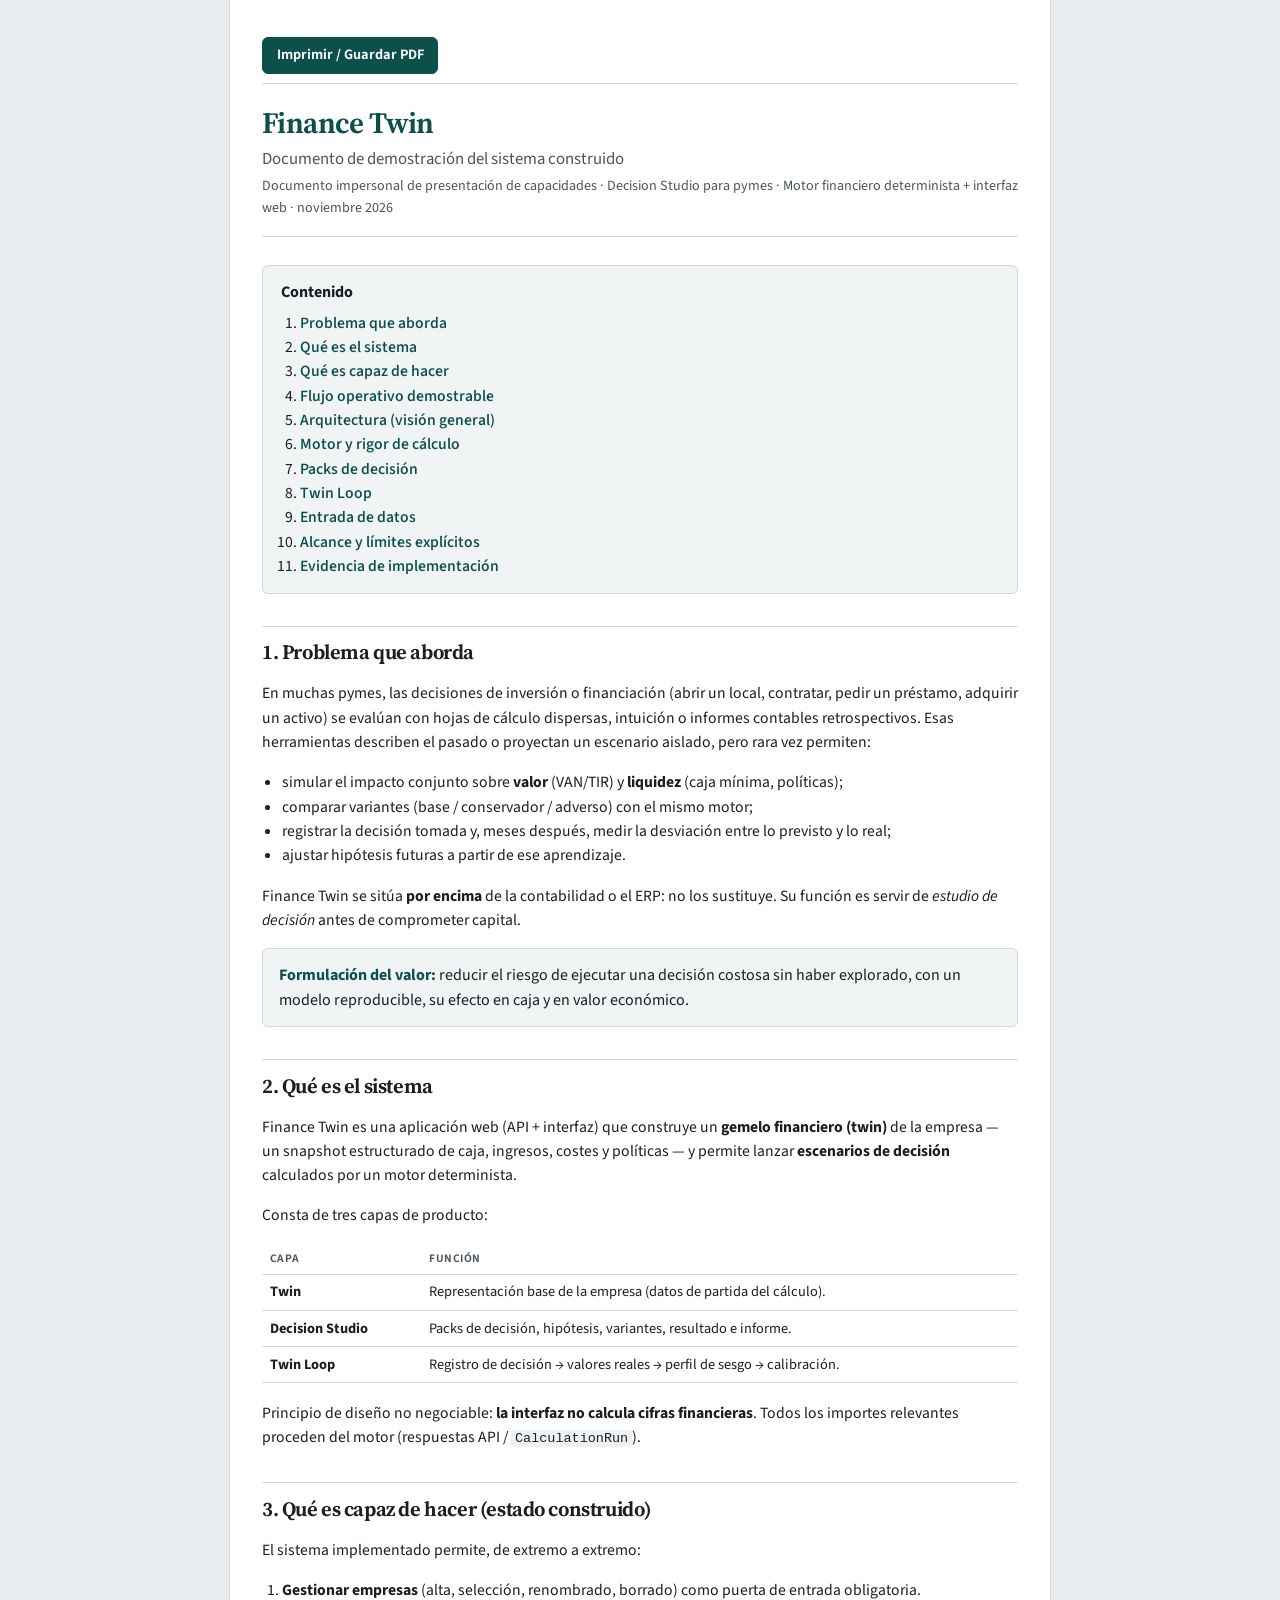
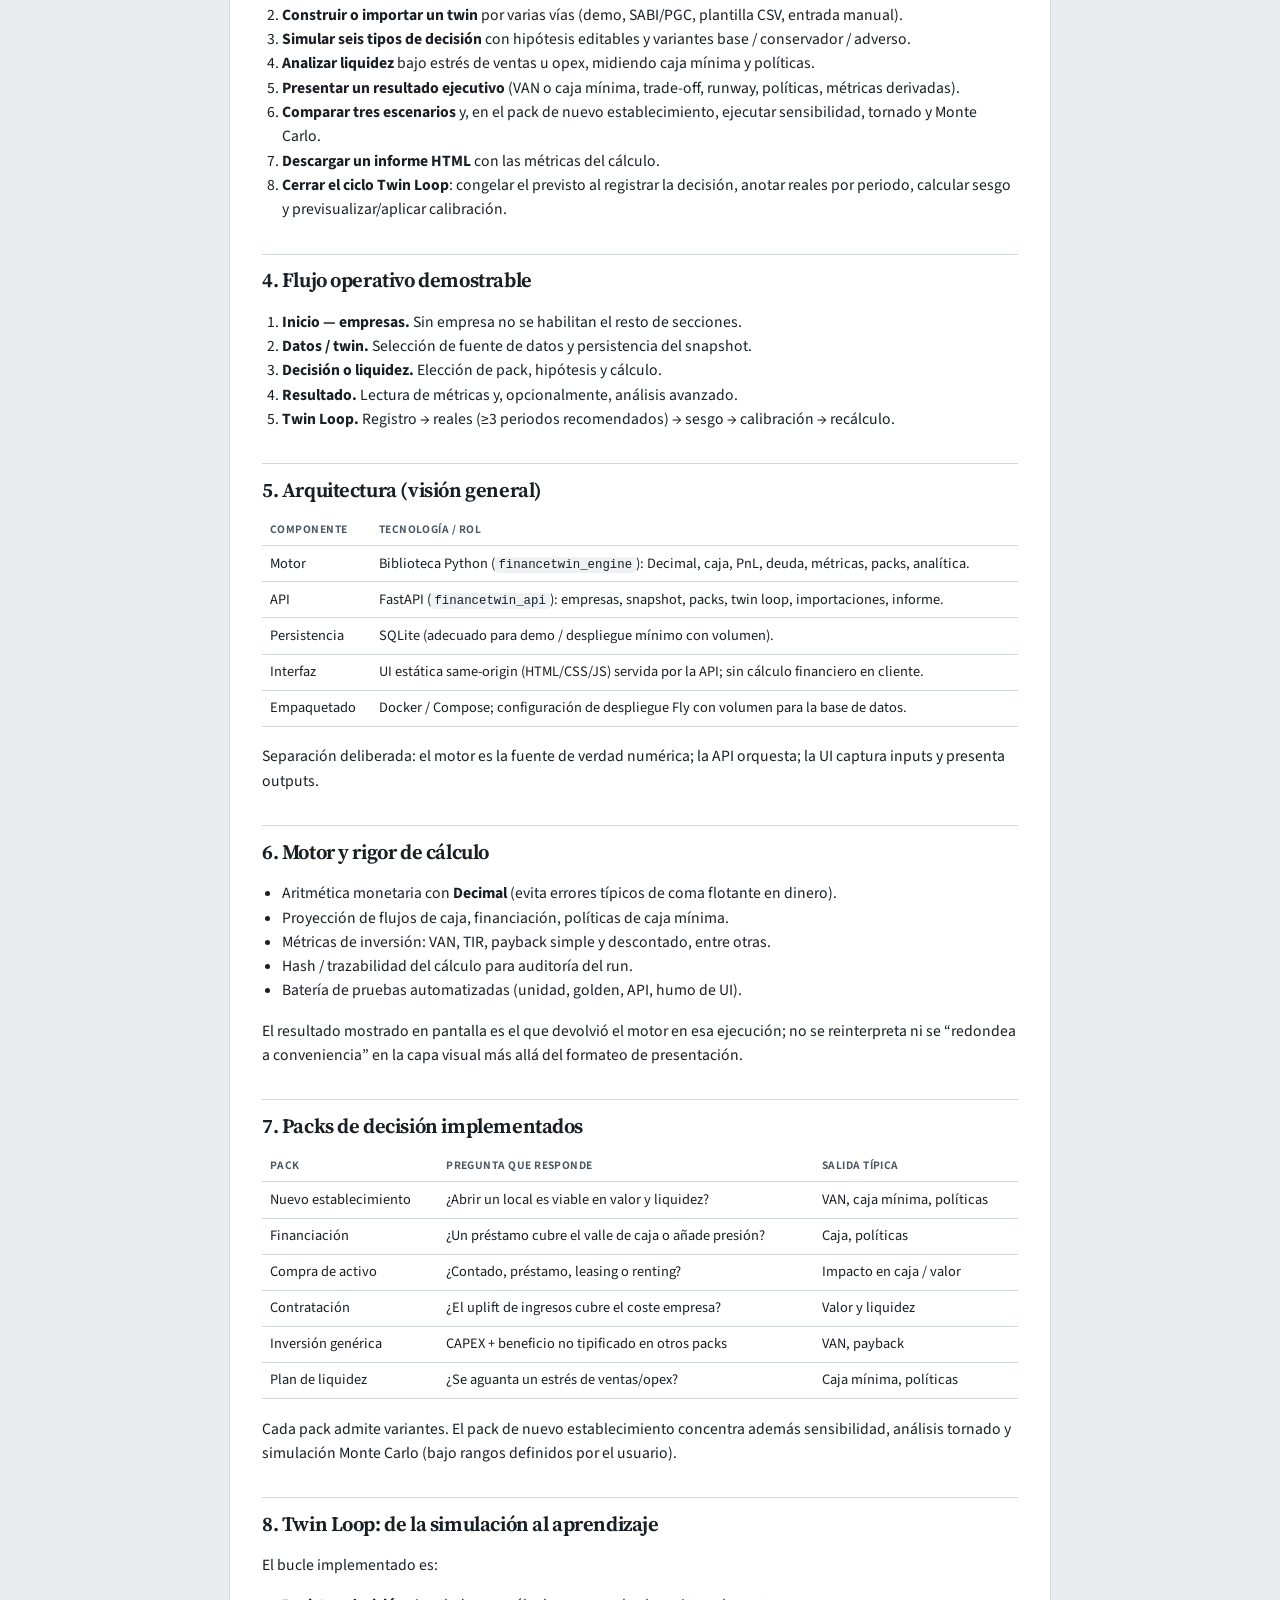
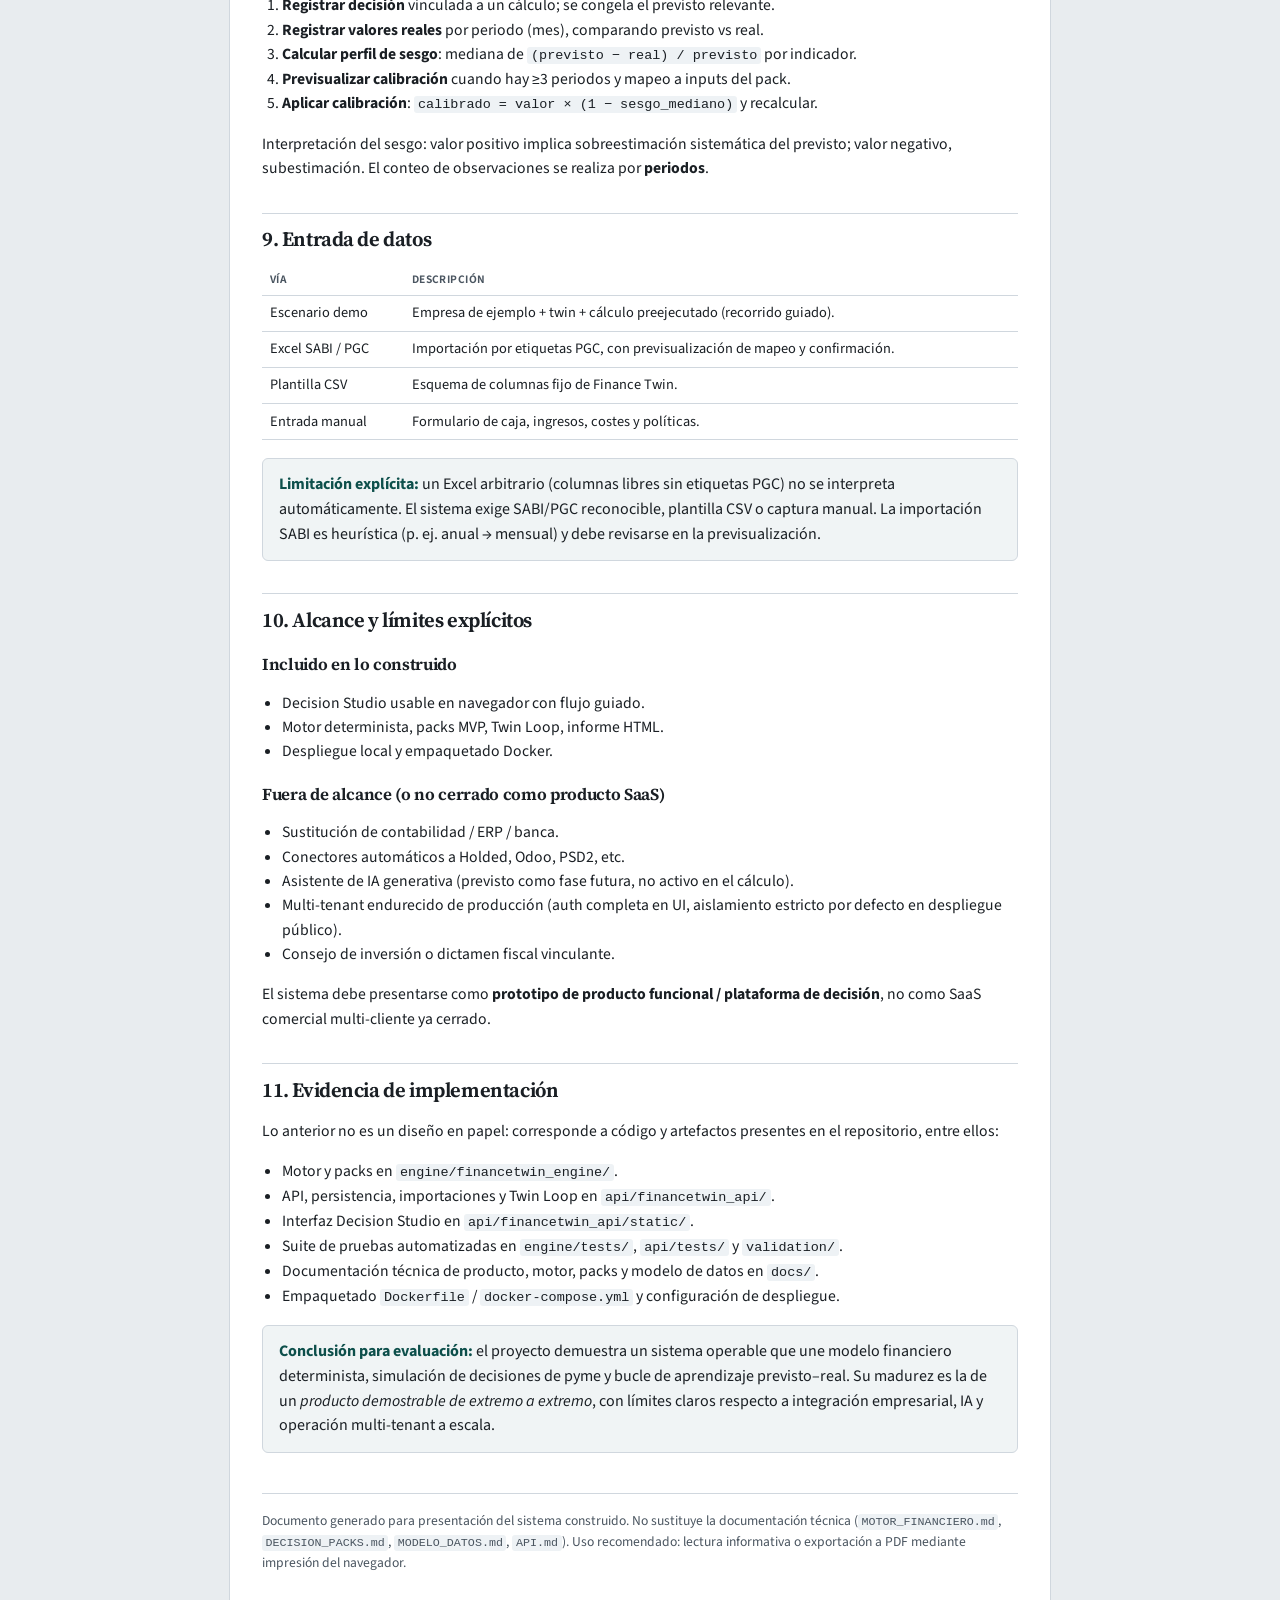
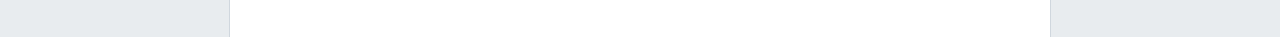
<file: docs/DOCUMENTO_DEMOSTRACION.html>
<!DOCTYPE html>
<html lang="es">
<head>
  <meta charset="utf-8" />
  <meta name="viewport" content="width=device-width, initial-scale=1" />
  <title>Finance Twin — Documento de demostración del sistema</title>
  <style>
    @import url("https://fonts.googleapis.com/css2?family=Source+Serif+4:opsz,wght@8..60,500;8..60,650&family=Source+Sans+3:wght@400;550;650&display=swap");
    :root {
      --fg: #1a1f24;
      --muted: #4a5560;
      --line: #d0d7de;
      --accent: #0d4f4b;
      --soft: #f0f4f5;
    }
    * { box-sizing: border-box; }
    body {
      margin: 0;
      font-family: "Source Sans 3", system-ui, sans-serif;
      color: var(--fg);
      line-height: 1.55;
      background: #e8ecef;
    }
    .wrap {
      max-width: 820px;
      margin: 0 auto;
      padding: 2.25rem 2rem 3.5rem;
      background: #fff;
      min-height: 100vh;
      box-shadow: 0 0 0 1px var(--line);
    }
    h1, h2, h3 {
      font-family: "Source Serif 4", Georgia, serif;
      font-weight: 650;
      letter-spacing: -0.02em;
      line-height: 1.25;
    }
    h1 { font-size: 1.85rem; margin: 0 0 0.35rem; color: var(--accent); }
    h2 {
      font-size: 1.28rem;
      margin: 2rem 0 0.65rem;
      padding-top: 0.85rem;
      border-top: 1px solid var(--line);
    }
    h3 { font-size: 1.05rem; margin: 1.25rem 0 0.4rem; }
    p, li { font-size: 0.98rem; }
    .subtitle { color: var(--muted); margin: 0 0 0.25rem; font-size: 1.05rem; }
    .meta {
      color: var(--muted);
      font-size: 0.88rem;
      margin: 0 0 1.75rem;
      padding-bottom: 1rem;
      border-bottom: 1px solid var(--line);
    }
    .toc {
      background: var(--soft);
      border: 1px solid var(--line);
      border-radius: 6px;
      padding: 0.9rem 1.1rem;
      margin: 0 0 1.5rem;
    }
    .toc ol { margin: 0.35rem 0 0; padding-left: 1.2rem; }
    .toc a { color: var(--accent); text-decoration: none; font-weight: 550; }
    .box {
      border: 1px solid var(--line);
      border-radius: 6px;
      padding: 0.85rem 1rem;
      margin: 1rem 0;
      background: var(--soft);
    }
    .box strong { color: var(--accent); }
    table {
      width: 100%;
      border-collapse: collapse;
      font-size: 0.9rem;
      margin: 0.7rem 0 1.1rem;
    }
    th, td {
      text-align: left;
      padding: 0.4rem 0.5rem;
      border-bottom: 1px solid var(--line);
      vertical-align: top;
    }
    th {
      color: var(--muted);
      font-size: 0.72rem;
      text-transform: uppercase;
      letter-spacing: 0.04em;
      font-weight: 650;
    }
    code {
      font-family: ui-monospace, Consolas, monospace;
      font-size: 0.86em;
      background: #eef2f5;
      padding: 0.08em 0.3em;
      border-radius: 3px;
    }
    ul, ol { padding-left: 1.25rem; }
    .print-bar {
      position: sticky;
      top: 0;
      z-index: 5;
      background: rgba(255,255,255,.94);
      border-bottom: 1px solid var(--line);
      padding: 0.55rem 0;
      margin: -0.5rem 0 1.25rem;
      display: flex;
      gap: 0.5rem;
      flex-wrap: wrap;
      align-items: center;
    }
    .print-bar button, .print-bar a {
      font: inherit;
      font-weight: 650;
      padding: 0.4rem 0.85rem;
      border-radius: 6px;
      border: 1px solid var(--line);
      background: #fff;
      color: var(--fg);
      cursor: pointer;
      text-decoration: none;
      font-size: 0.9rem;
    }
    .print-bar .primary {
      background: var(--accent);
      color: #fff;
      border-color: var(--accent);
    }
    .footer-note {
      margin-top: 2.5rem;
      padding-top: 1rem;
      border-top: 1px solid var(--line);
      color: var(--muted);
      font-size: 0.85rem;
    }
    @media print {
      body { background: #fff; }
      .wrap { box-shadow: none; max-width: none; padding: 0; }
      .print-bar { display: none !important; }
      h2 { break-after: avoid; }
      .box, table { break-inside: avoid; }
    }
  </style>
</head>
<body>
  <div class="wrap">
    <div class="print-bar">
      <button type="button" class="primary" onclick="window.print()">Imprimir / Guardar PDF</button>
    </div>

    <h1>Finance Twin</h1>
    <p class="subtitle">Documento de demostración del sistema construido</p>
    <p class="meta">
      Documento impersonal de presentación de capacidades · Decision Studio para pymes ·
      Motor financiero determinista + interfaz web · noviembre 2026
    </p>

    <nav class="toc" aria-label="Índice">
      <strong>Contenido</strong>
      <ol>
        <li><a href="#problema">Problema que aborda</a></li>
        <li><a href="#que-es">Qué es el sistema</a></li>
        <li><a href="#capaz">Qué es capaz de hacer</a></li>
        <li><a href="#flujo">Flujo operativo demostrable</a></li>
        <li><a href="#arquitectura">Arquitectura (visión general)</a></li>
        <li><a href="#motor">Motor y rigor de cálculo</a></li>
        <li><a href="#packs">Packs de decisión</a></li>
        <li><a href="#twin-loop">Twin Loop</a></li>
        <li><a href="#datos">Entrada de datos</a></li>
        <li><a href="#limites">Alcance y límites explícitos</a></li>
        <li><a href="#evidencia">Evidencia de implementación</a></li>
      </ol>
    </nav>

    <h2 id="problema">1. Problema que aborda</h2>
    <p>
      En muchas pymes, las decisiones de inversión o financiación (abrir un local, contratar,
      pedir un préstamo, adquirir un activo) se evalúan con hojas de cálculo dispersas,
      intuición o informes contables retrospectivos. Esas herramientas describen el pasado
      o proyectan un escenario aislado, pero rara vez permiten:
    </p>
    <ul>
      <li>simular el impacto conjunto sobre <strong>valor</strong> (VAN/TIR) y <strong>liquidez</strong> (caja mínima, políticas);</li>
      <li>comparar variantes (base / conservador / adverso) con el mismo motor;</li>
      <li>registrar la decisión tomada y, meses después, medir la desviación entre lo previsto y lo real;</li>
      <li>ajustar hipótesis futuras a partir de ese aprendizaje.</li>
    </ul>
    <p>
      Finance Twin se sitúa <strong>por encima</strong> de la contabilidad o el ERP: no los sustituye.
      Su función es servir de <em>estudio de decisión</em> antes de comprometer capital.
    </p>
    <div class="box">
      <strong>Formulación del valor:</strong> reducir el riesgo de ejecutar una decisión
      costosa sin haber explorado, con un modelo reproducible, su efecto en caja y en valor económico.
    </div>

    <h2 id="que-es">2. Qué es el sistema</h2>
    <p>
      Finance Twin es una aplicación web (API + interfaz) que construye un
      <strong>gemelo financiero (twin)</strong> de la empresa — un snapshot estructurado de caja,
      ingresos, costes y políticas — y permite lanzar <strong>escenarios de decisión</strong>
      calculados por un motor determinista.
    </p>
    <p>Consta de tres capas de producto:</p>
    <table>
      <thead><tr><th>Capa</th><th>Función</th></tr></thead>
      <tbody>
        <tr>
          <td><strong>Twin</strong></td>
          <td>Representación base de la empresa (datos de partida del cálculo).</td>
        </tr>
        <tr>
          <td><strong>Decision Studio</strong></td>
          <td>Packs de decisión, hipótesis, variantes, resultado e informe.</td>
        </tr>
        <tr>
          <td><strong>Twin Loop</strong></td>
          <td>Registro de decisión → valores reales → perfil de sesgo → calibración.</td>
        </tr>
      </tbody>
    </table>
    <p>
      Principio de diseño no negociable: <strong>la interfaz no calcula cifras financieras</strong>.
      Todos los importes relevantes proceden del motor (respuestas API / <code>CalculationRun</code>).
    </p>

    <h2 id="capaz">3. Qué es capaz de hacer (estado construido)</h2>
    <p>El sistema implementado permite, de extremo a extremo:</p>
    <ol>
      <li><strong>Gestionar empresas</strong> (alta, selección, renombrado, borrado) como puerta de entrada obligatoria.</li>
      <li><strong>Construir o importar un twin</strong> por varias vías (demo, SABI/PGC, plantilla CSV, entrada manual).</li>
      <li><strong>Simular seis tipos de decisión</strong> con hipótesis editables y variantes base / conservador / adverso.</li>
      <li><strong>Analizar liquidez</strong> bajo estrés de ventas u opex, midiendo caja mínima y políticas.</li>
      <li><strong>Presentar un resultado ejecutivo</strong> (VAN o caja mínima, trade-off, runway, políticas, métricas derivadas).</li>
      <li><strong>Comparar tres escenarios</strong> y, en el pack de nuevo establecimiento, ejecutar sensibilidad, tornado y Monte Carlo.</li>
      <li><strong>Descargar un informe HTML</strong> con las métricas del cálculo.</li>
      <li><strong>Cerrar el ciclo Twin Loop</strong>: congelar el previsto al registrar la decisión, anotar reales por periodo, calcular sesgo y previsualizar/aplicar calibración.</li>
    </ol>

    <h2 id="flujo">4. Flujo operativo demostrable</h2>
    <ol>
      <li><strong>Inicio — empresas.</strong> Sin empresa no se habilitan el resto de secciones.</li>
      <li><strong>Datos / twin.</strong> Selección de fuente de datos y persistencia del snapshot.</li>
      <li><strong>Decisión o liquidez.</strong> Elección de pack, hipótesis y cálculo.</li>
      <li><strong>Resultado.</strong> Lectura de métricas y, opcionalmente, análisis avanzado.</li>
      <li><strong>Twin Loop.</strong> Registro → reales (≥3 periodos recomendados) → sesgo → calibración → recálculo.</li>
    </ol>
    <h2 id="arquitectura">5. Arquitectura (visión general)</h2>
    <table>
      <thead><tr><th>Componente</th><th>Tecnología / rol</th></tr></thead>
      <tbody>
        <tr><td>Motor</td><td>Biblioteca Python (<code>financetwin_engine</code>): Decimal, caja, PnL, deuda, métricas, packs, analítica.</td></tr>
        <tr><td>API</td><td>FastAPI (<code>financetwin_api</code>): empresas, snapshot, packs, twin loop, importaciones, informe.</td></tr>
        <tr><td>Persistencia</td><td>SQLite (adecuado para demo / despliegue mínimo con volumen).</td></tr>
        <tr><td>Interfaz</td><td>UI estática same-origin (HTML/CSS/JS) servida por la API; sin cálculo financiero en cliente.</td></tr>
        <tr><td>Empaquetado</td><td>Docker / Compose; configuración de despliegue Fly con volumen para la base de datos.</td></tr>
      </tbody>
    </table>
    <p>
      Separación deliberada: el motor es la fuente de verdad numérica; la API orquesta;
      la UI captura inputs y presenta outputs.
    </p>

    <h2 id="motor">6. Motor y rigor de cálculo</h2>
    <ul>
      <li>Aritmética monetaria con <strong>Decimal</strong> (evita errores típicos de coma flotante en dinero).</li>
      <li>Proyección de flujos de caja, financiación, políticas de caja mínima.</li>
      <li>Métricas de inversión: VAN, TIR, payback simple y descontado, entre otras.</li>
      <li>Hash / trazabilidad del cálculo para auditoría del run.</li>
      <li>Batería de pruebas automatizadas (unidad, golden, API, humo de UI).</li>
    </ul>
    <p>
      El resultado mostrado en pantalla es el que devolvió el motor en esa ejecución;
      no se reinterpreta ni se “redondea a conveniencia” en la capa visual más allá del formateo de presentación.
    </p>

    <h2 id="packs">7. Packs de decisión implementados</h2>
    <table>
      <thead><tr><th>Pack</th><th>Pregunta que responde</th><th>Salida típica</th></tr></thead>
      <tbody>
        <tr><td>Nuevo establecimiento</td><td>¿Abrir un local es viable en valor y liquidez?</td><td>VAN, caja mínima, políticas</td></tr>
        <tr><td>Financiación</td><td>¿Un préstamo cubre el valle de caja o añade presión?</td><td>Caja, políticas</td></tr>
        <tr><td>Compra de activo</td><td>¿Contado, préstamo, leasing o renting?</td><td>Impacto en caja / valor</td></tr>
        <tr><td>Contratación</td><td>¿El uplift de ingresos cubre el coste empresa?</td><td>Valor y liquidez</td></tr>
        <tr><td>Inversión genérica</td><td>CAPEX + beneficio no tipificado en otros packs</td><td>VAN, payback</td></tr>
        <tr><td>Plan de liquidez</td><td>¿Se aguanta un estrés de ventas/opex?</td><td>Caja mínima, políticas</td></tr>
      </tbody>
    </table>
    <p>
      Cada pack admite variantes. El pack de nuevo establecimiento concentra además
      sensibilidad, análisis tornado y simulación Monte Carlo (bajo rangos definidos por el usuario).
    </p>

    <h2 id="twin-loop">8. Twin Loop: de la simulación al aprendizaje</h2>
    <p>El bucle implementado es:</p>
    <ol>
      <li><strong>Registrar decisión</strong> vinculada a un cálculo; se congela el previsto relevante.</li>
      <li><strong>Registrar valores reales</strong> por periodo (mes), comparando previsto vs real.</li>
      <li><strong>Calcular perfil de sesgo</strong>: mediana de <code>(previsto − real) / previsto</code> por indicador.</li>
      <li><strong>Previsualizar calibración</strong> cuando hay ≥3 periodos y mapeo a inputs del pack.</li>
      <li><strong>Aplicar calibración</strong>: <code>calibrado = valor × (1 − sesgo_mediano)</code> y recalcular.</li>
    </ol>
    <p>
      Interpretación del sesgo: valor positivo implica sobreestimación sistemática del previsto;
      valor negativo, subestimación. El conteo de observaciones se realiza por <strong>periodos</strong>.
    </p>

    <h2 id="datos">9. Entrada de datos</h2>
    <table>
      <thead><tr><th>Vía</th><th>Descripción</th></tr></thead>
      <tbody>
        <tr><td>Escenario demo</td><td>Empresa de ejemplo + twin + cálculo preejecutado (recorrido guiado).</td></tr>
        <tr><td>Excel SABI / PGC</td><td>Importación por etiquetas PGC, con previsualización de mapeo y confirmación.</td></tr>
        <tr><td>Plantilla CSV</td><td>Esquema de columnas fijo de Finance Twin.</td></tr>
        <tr><td>Entrada manual</td><td>Formulario de caja, ingresos, costes y políticas.</td></tr>
      </tbody>
    </table>
    <div class="box">
      <strong>Limitación explícita:</strong> un Excel arbitrario (columnas libres sin etiquetas PGC)
      no se interpreta automáticamente. El sistema exige SABI/PGC reconocible, plantilla CSV o captura manual.
      La importación SABI es heurística (p. ej. anual → mensual) y debe revisarse en la previsualización.
    </div>

    <h2 id="limites">10. Alcance y límites explícitos</h2>
    <h3>Incluido en lo construido</h3>
    <ul>
      <li>Decision Studio usable en navegador con flujo guiado.</li>
      <li>Motor determinista, packs MVP, Twin Loop, informe HTML.</li>
      <li>Despliegue local y empaquetado Docker.</li>
    </ul>
    <h3>Fuera de alcance (o no cerrado como producto SaaS)</h3>
    <ul>
      <li>Sustitución de contabilidad / ERP / banca.</li>
      <li>Conectores automáticos a Holded, Odoo, PSD2, etc.</li>
      <li>Asistente de IA generativa (previsto como fase futura, no activo en el cálculo).</li>
      <li>Multi-tenant endurecido de producción (auth completa en UI, aislamiento estricto por defecto en despliegue público).</li>
      <li>Consejo de inversión o dictamen fiscal vinculante.</li>
    </ul>
    <p>
      El sistema debe presentarse como <strong>prototipo de producto funcional / plataforma de decisión</strong>,
      no como SaaS comercial multi-cliente ya cerrado.
    </p>

    <h2 id="evidencia">11. Evidencia de implementación</h2>
    <p>Lo anterior no es un diseño en papel: corresponde a código y artefactos presentes en el repositorio, entre ellos:</p>
    <ul>
      <li>Motor y packs en <code>engine/financetwin_engine/</code>.</li>
      <li>API, persistencia, importaciones y Twin Loop en <code>api/financetwin_api/</code>.</li>
      <li>Interfaz Decision Studio en <code>api/financetwin_api/static/</code>.</li>
      <li>Suite de pruebas automatizadas en <code>engine/tests/</code>, <code>api/tests/</code> y <code>validation/</code>.</li>
      <li>Documentación técnica de producto, motor, packs y modelo de datos en <code>docs/</code>.</li>
      <li>Empaquetado <code>Dockerfile</code> / <code>docker-compose.yml</code> y configuración de despliegue.</li>
    </ul>

    <div class="box">
      <strong>Conclusión para evaluación:</strong>
      el proyecto demuestra un sistema operable que une modelo financiero determinista,
      simulación de decisiones de pyme y bucle de aprendizaje previsto–real.
      Su madurez es la de un <em>producto demostrable de extremo a extremo</em>,
      con límites claros respecto a integración empresarial, IA y operación multi-tenant a escala.
    </div>

    <p class="footer-note">
      Documento generado para presentación del sistema construido. No sustituye la documentación técnica
      (<code>MOTOR_FINANCIERO.md</code>, <code>DECISION_PACKS.md</code>, <code>MODELO_DATOS.md</code>, <code>API.md</code>).
      Uso recomendado: lectura informativa o exportación a PDF mediante impresión del navegador.
    </p>
  </div>
</body>
</html>
</file>
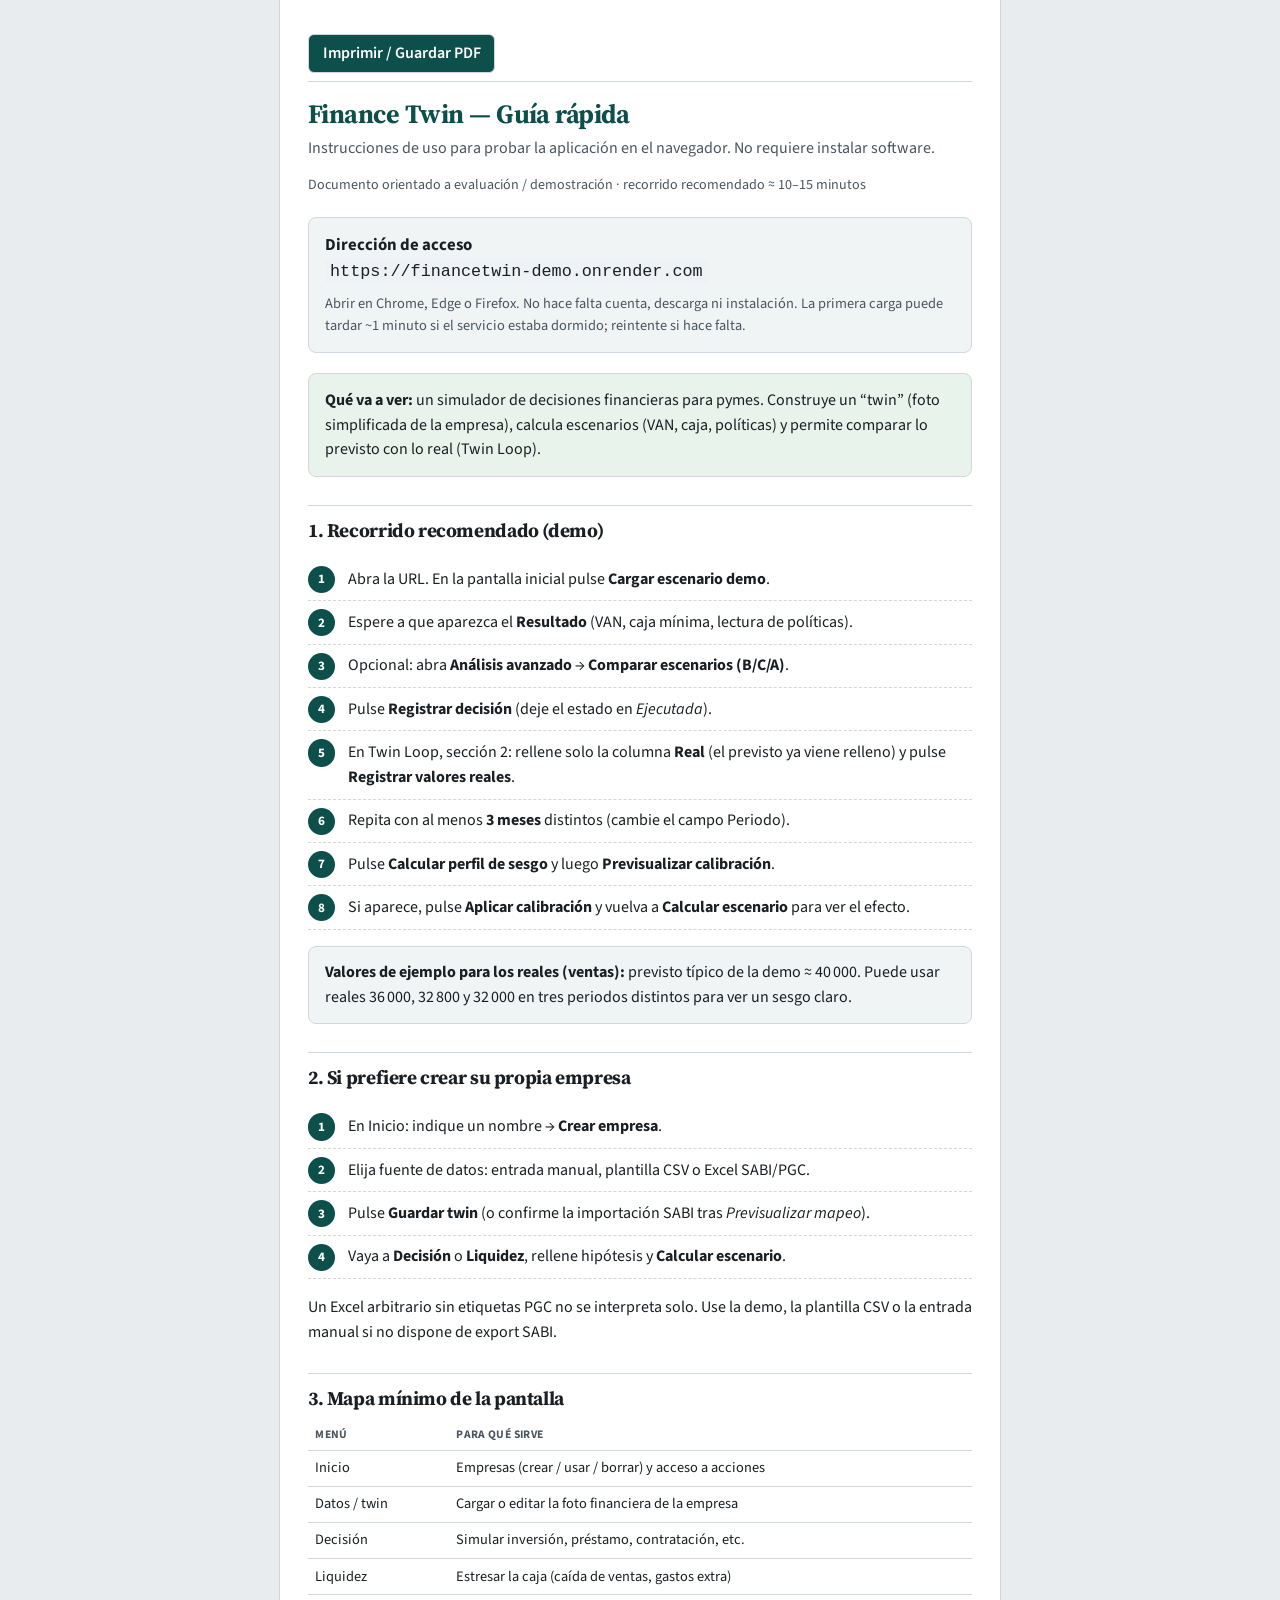
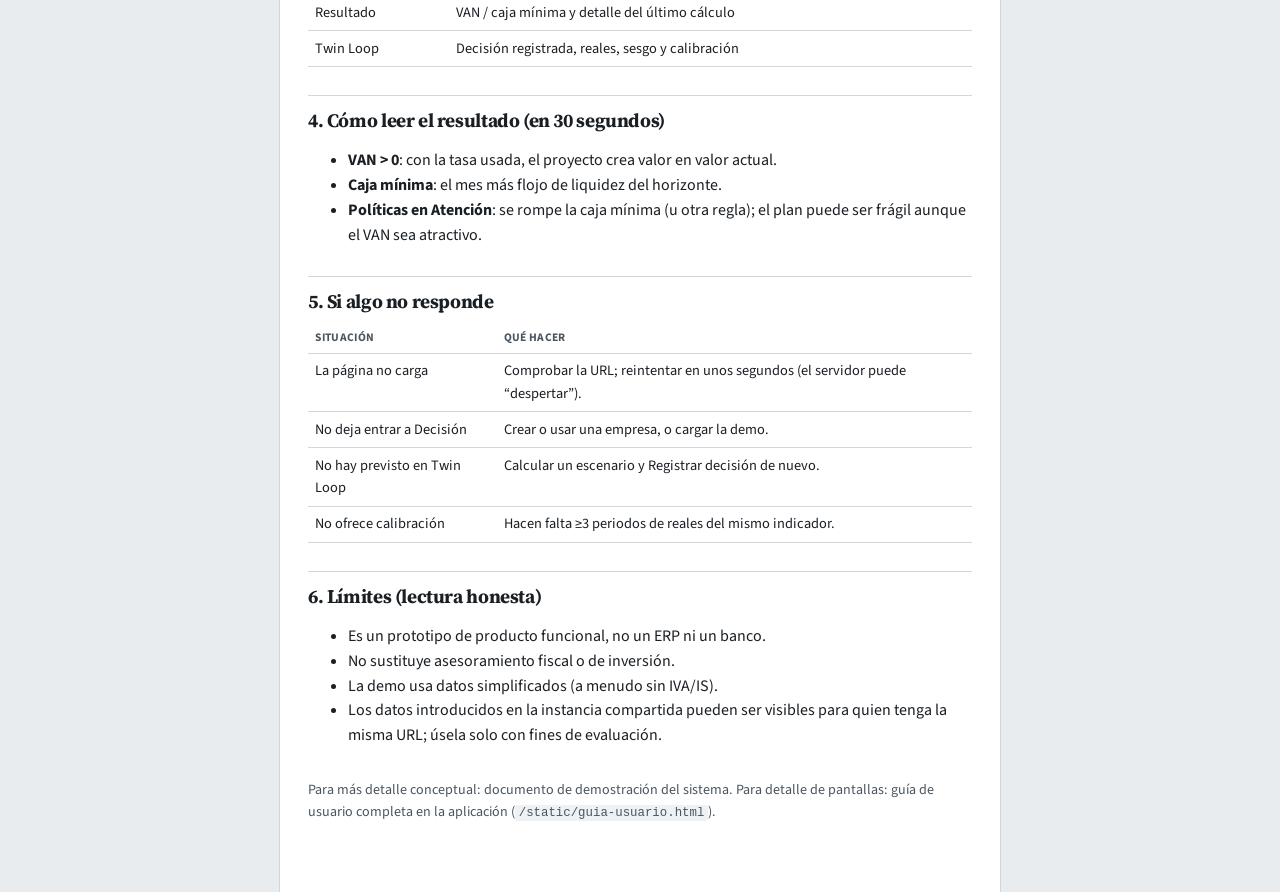
<file: docs/GUIA_RAPIDA_EVALUADOR.html>
<!DOCTYPE html>
<html lang="es">
<head>
  <meta charset="utf-8" />
  <meta name="viewport" content="width=device-width, initial-scale=1" />
  <title>Finance Twin — Guía rápida de uso (evaluador)</title>
  <style>
    @import url("https://fonts.googleapis.com/css2?family=Source+Serif+4:opsz,wght@8..60,600&family=Source+Sans+3:wght@400;600&display=swap");
    :root { --fg:#1a1f24; --muted:#4a5560; --line:#d0d7de; --accent:#0d4f4b; --soft:#f0f4f5; --ok:#e8f3ec; }
    * { box-sizing: border-box; }
    body { margin:0; font-family:"Source Sans 3",system-ui,sans-serif; color:var(--fg); line-height:1.55; background:#e8ecef; }
    .wrap { max-width:720px; margin:0 auto; padding:2rem 1.75rem 3rem; background:#fff; box-shadow:0 0 0 1px var(--line); }
    h1,h2,h3 { font-family:"Source Serif 4",Georgia,serif; letter-spacing:-0.02em; line-height:1.25; }
    h1 { font-size:1.65rem; color:var(--accent); margin:0 0 0.3rem; }
    h2 { font-size:1.2rem; margin:1.75rem 0 0.55rem; padding-top:0.75rem; border-top:1px solid var(--line); }
    h3 { font-size:1.02rem; margin:1.1rem 0 0.35rem; }
    .lead { color:var(--muted); margin:0 0 0.5rem; }
    .meta { color:var(--muted); font-size:0.88rem; margin-bottom:1.25rem; }
    .url-box {
      background:var(--soft); border:1px solid var(--line); border-radius:8px;
      padding:0.9rem 1rem; margin:1rem 0 1.25rem; font-size:1.05rem;
    }
    .url-box code { font-size:1.05rem; word-break:break-all; }
    .box { border:1px solid var(--line); border-radius:8px; padding:0.85rem 1rem; margin:0.9rem 0; background:var(--soft); }
    .box.ok { background:var(--ok); }
    .steps { counter-reset:s; list-style:none; padding:0; }
    .steps li {
      counter-increment:s; padding:0.55rem 0 0.55rem 2.5rem; position:relative;
      border-bottom:1px dashed var(--line);
    }
    .steps li::before {
      content:counter(s); position:absolute; left:0; top:0.5rem;
      width:1.7rem; height:1.7rem; border-radius:50%; background:var(--accent); color:#fff;
      font-weight:700; font-size:0.82rem; display:grid; place-items:center;
    }
    table { width:100%; border-collapse:collapse; font-size:0.9rem; margin:0.6rem 0 1rem; }
    th,td { text-align:left; padding:0.4rem 0.45rem; border-bottom:1px solid var(--line); vertical-align:top; }
    th { color:var(--muted); font-size:0.72rem; text-transform:uppercase; letter-spacing:0.03em; }
    code { font-family:ui-monospace,Consolas,monospace; background:#eef2f5; padding:0.1em 0.3em; border-radius:3px; font-size:0.88em; }
    .print-bar {
      position:sticky; top:0; z-index:5; background:rgba(255,255,255,.94);
      border-bottom:1px solid var(--line); padding:0.5rem 0; margin:-0.4rem 0 1rem;
      display:flex; gap:0.5rem; flex-wrap:wrap;
    }
    .print-bar button {
      font:inherit; font-weight:600; padding:0.4rem 0.85rem; border-radius:6px;
      border:1px solid var(--line); background:var(--accent); color:#fff; cursor:pointer;
    }
    @media print {
      body { background:#fff; }
      .wrap { box-shadow:none; max-width:none; padding:0; }
      .print-bar { display:none !important; }
      .steps li { break-inside:avoid; }
    }
  </style>
</head>
<body>
  <div class="wrap">
    <div class="print-bar">
      <button type="button" onclick="window.print()">Imprimir / Guardar PDF</button>
    </div>

    <h1>Finance Twin — Guía rápida</h1>
    <p class="lead">Instrucciones de uso para probar la aplicación en el navegador. No requiere instalar software.</p>
    <p class="meta">Documento orientado a evaluación / demostración · recorrido recomendado ≈ 10–15 minutos</p>

    <div class="url-box">
      <strong>Dirección de acceso</strong><br />
      <code id="app-url">https://financetwin-demo.onrender.com</code>
      <p style="margin:0.5rem 0 0;color:var(--muted);font-size:0.9rem;">
        Abrir en Chrome, Edge o Firefox. No hace falta cuenta, descarga ni instalación.
        La primera carga puede tardar ~1 minuto si el servicio estaba dormido; reintente si hace falta.
      </p>
    </div>

    <div class="box ok">
      <strong>Qué va a ver:</strong> un simulador de decisiones financieras para pymes.
      Construye un “twin” (foto simplificada de la empresa), calcula escenarios (VAN, caja, políticas)
      y permite comparar lo previsto con lo real (Twin Loop).
    </div>

    <h2>1. Recorrido recomendado (demo)</h2>
    <ol class="steps">
      <li>Abra la URL. En la pantalla inicial pulse <strong>Cargar escenario demo</strong>.</li>
      <li>Espere a que aparezca el <strong>Resultado</strong> (VAN, caja mínima, lectura de políticas).</li>
      <li>Opcional: abra <strong>Análisis avanzado</strong> → <strong>Comparar escenarios (B/C/A)</strong>.</li>
      <li>Pulse <strong>Registrar decisión</strong> (deje el estado en <em>Ejecutada</em>).</li>
      <li>En Twin Loop, sección 2: rellene solo la columna <strong>Real</strong> (el previsto ya viene relleno) y pulse <strong>Registrar valores reales</strong>.</li>
      <li>Repita con al menos <strong>3 meses</strong> distintos (cambie el campo Periodo).</li>
      <li>Pulse <strong>Calcular perfil de sesgo</strong> y luego <strong>Previsualizar calibración</strong>.</li>
      <li>Si aparece, pulse <strong>Aplicar calibración</strong> y vuelva a <strong>Calcular escenario</strong> para ver el efecto.</li>
    </ol>

    <div class="box">
      <strong>Valores de ejemplo para los reales (ventas):</strong>
      previsto típico de la demo ≈ 40 000.
      Puede usar reales 36 000, 32 800 y 32 000 en tres periodos distintos para ver un sesgo claro.
    </div>

    <h2>2. Si prefiere crear su propia empresa</h2>
    <ol class="steps">
      <li>En Inicio: indique un nombre → <strong>Crear empresa</strong>.</li>
      <li>Elija fuente de datos: entrada manual, plantilla CSV o Excel SABI/PGC.</li>
      <li>Pulse <strong>Guardar twin</strong> (o confirme la importación SABI tras <em>Previsualizar mapeo</em>).</li>
      <li>Vaya a <strong>Decisión</strong> o <strong>Liquidez</strong>, rellene hipótesis y <strong>Calcular escenario</strong>.</li>
    </ol>
    <p>
      Un Excel arbitrario sin etiquetas PGC no se interpreta solo.
      Use la demo, la plantilla CSV o la entrada manual si no dispone de export SABI.
    </p>

    <h2>3. Mapa mínimo de la pantalla</h2>
    <table>
      <thead><tr><th>Menú</th><th>Para qué sirve</th></tr></thead>
      <tbody>
        <tr><td>Inicio</td><td>Empresas (crear / usar / borrar) y acceso a acciones</td></tr>
        <tr><td>Datos / twin</td><td>Cargar o editar la foto financiera de la empresa</td></tr>
        <tr><td>Decisión</td><td>Simular inversión, préstamo, contratación, etc.</td></tr>
        <tr><td>Liquidez</td><td>Estresar la caja (caída de ventas, gastos extra)</td></tr>
        <tr><td>Resultado</td><td>VAN / caja mínima y detalle del último cálculo</td></tr>
        <tr><td>Twin Loop</td><td>Decisión registrada, reales, sesgo y calibración</td></tr>
      </tbody>
    </table>

    <h2>4. Cómo leer el resultado (en 30 segundos)</h2>
    <ul>
      <li><strong>VAN &gt; 0</strong>: con la tasa usada, el proyecto crea valor en valor actual.</li>
      <li><strong>Caja mínima</strong>: el mes más flojo de liquidez del horizonte.</li>
      <li><strong>Políticas en Atención</strong>: se rompe la caja mínima (u otra regla); el plan puede ser frágil aunque el VAN sea atractivo.</li>
    </ul>

    <h2>5. Si algo no responde</h2>
    <table>
      <thead><tr><th>Situación</th><th>Qué hacer</th></tr></thead>
      <tbody>
        <tr><td>La página no carga</td><td>Comprobar la URL; reintentar en unos segundos (el servidor puede “despertar”).</td></tr>
        <tr><td>No deja entrar a Decisión</td><td>Crear o usar una empresa, o cargar la demo.</td></tr>
        <tr><td>No hay previsto en Twin Loop</td><td>Calcular un escenario y Registrar decisión de nuevo.</td></tr>
        <tr><td>No ofrece calibración</td><td>Hacen falta ≥3 periodos de reales del mismo indicador.</td></tr>
      </tbody>
    </table>

    <h2>6. Límites (lectura honesta)</h2>
    <ul>
      <li>Es un prototipo de producto funcional, no un ERP ni un banco.</li>
      <li>No sustituye asesoramiento fiscal o de inversión.</li>
      <li>La demo usa datos simplificados (a menudo sin IVA/IS).</li>
      <li>Los datos introducidos en la instancia compartida pueden ser visibles para quien tenga la misma URL; úsela solo con fines de evaluación.</li>
    </ul>

    <p class="meta" style="margin-top:2rem;">
      Para más detalle conceptual: documento de demostración del sistema.
      Para detalle de pantallas: guía de usuario completa en la aplicación (<code>/static/guia-usuario.html</code>).
    </p>
  </div>
</body>
</html>
</file>
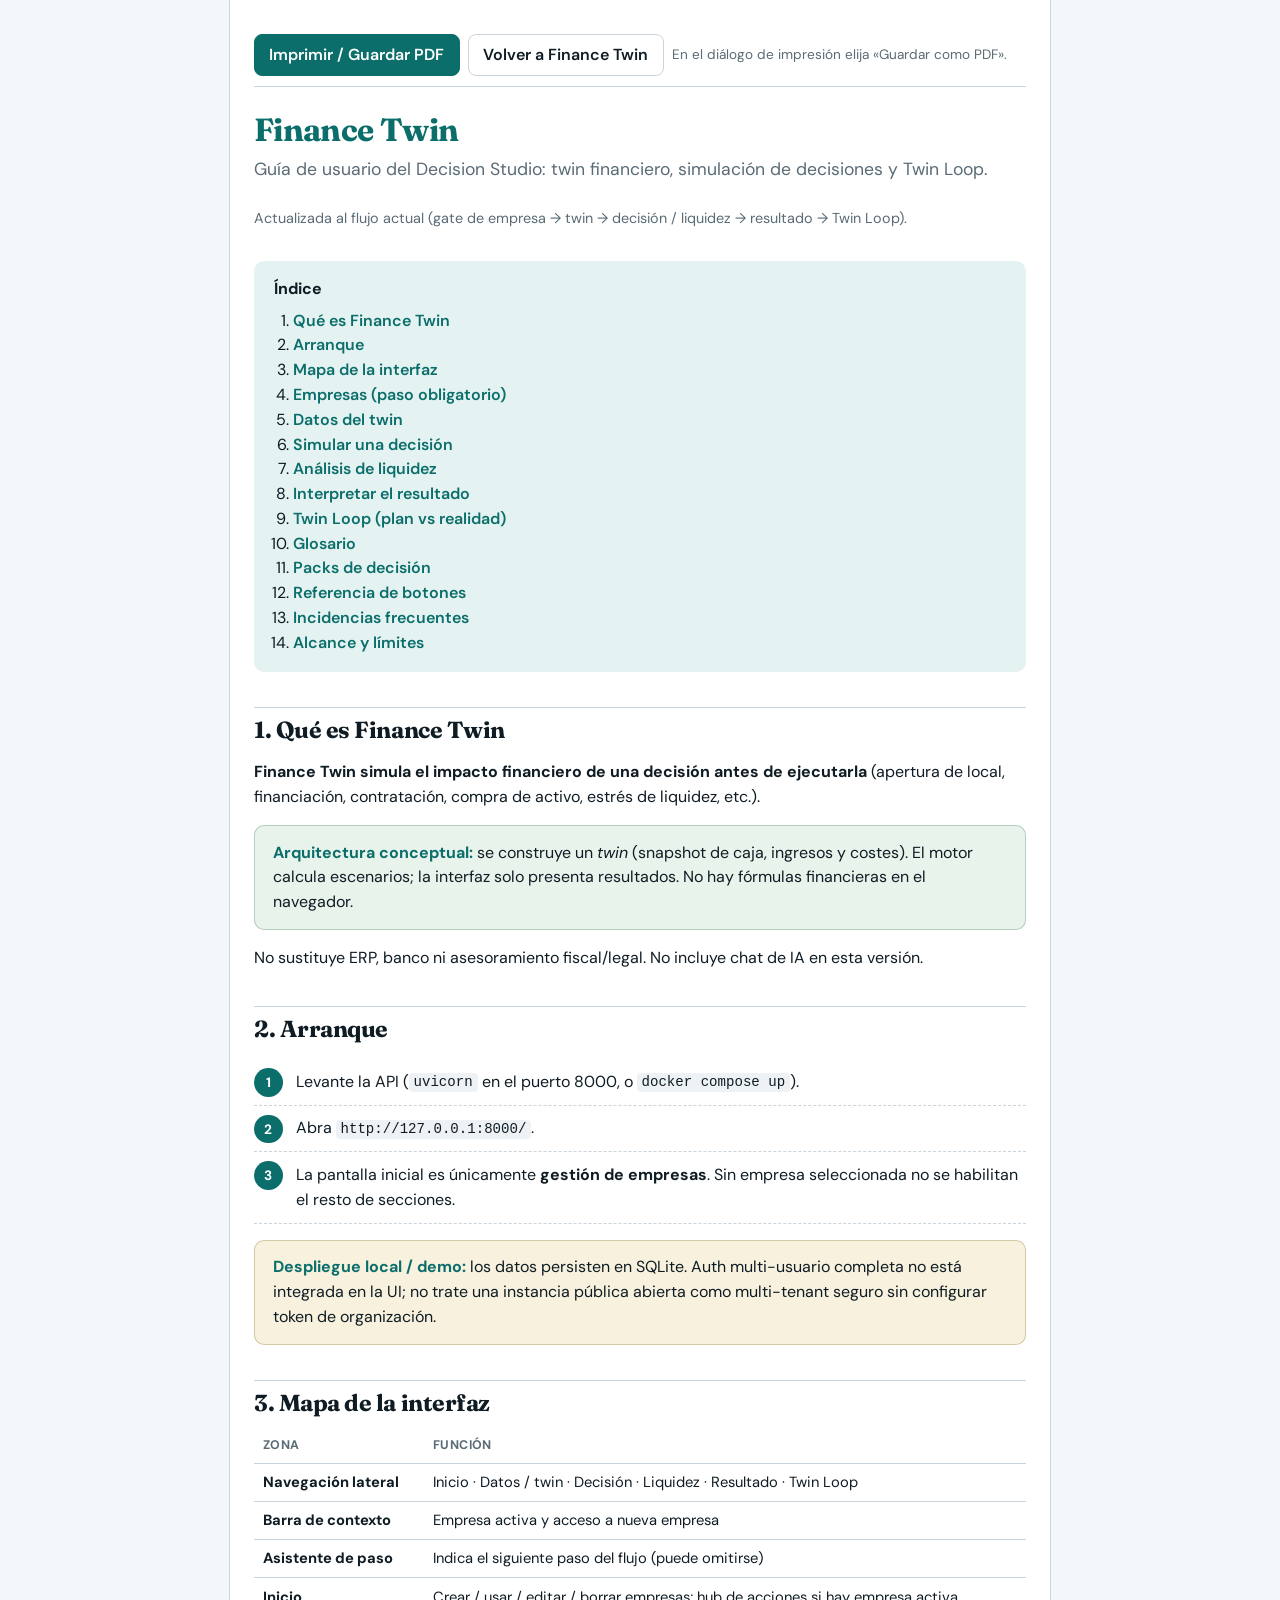
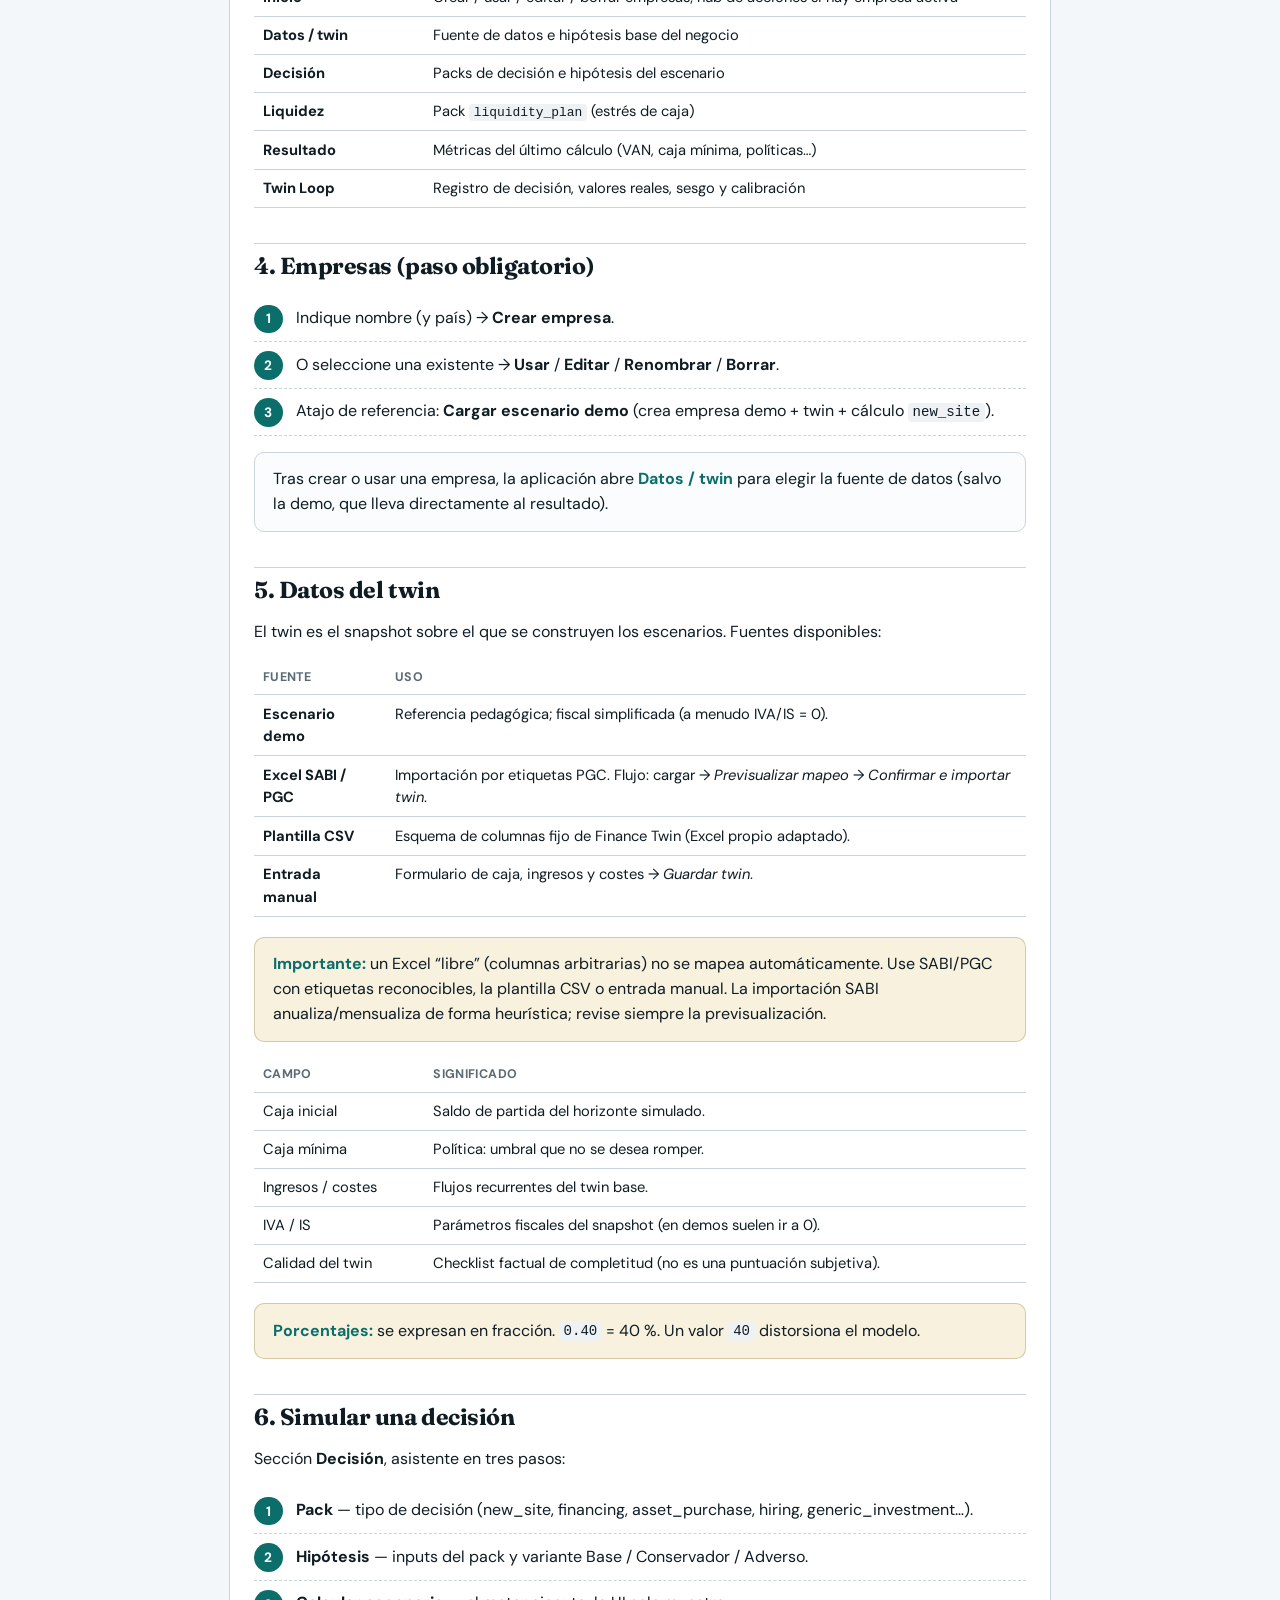
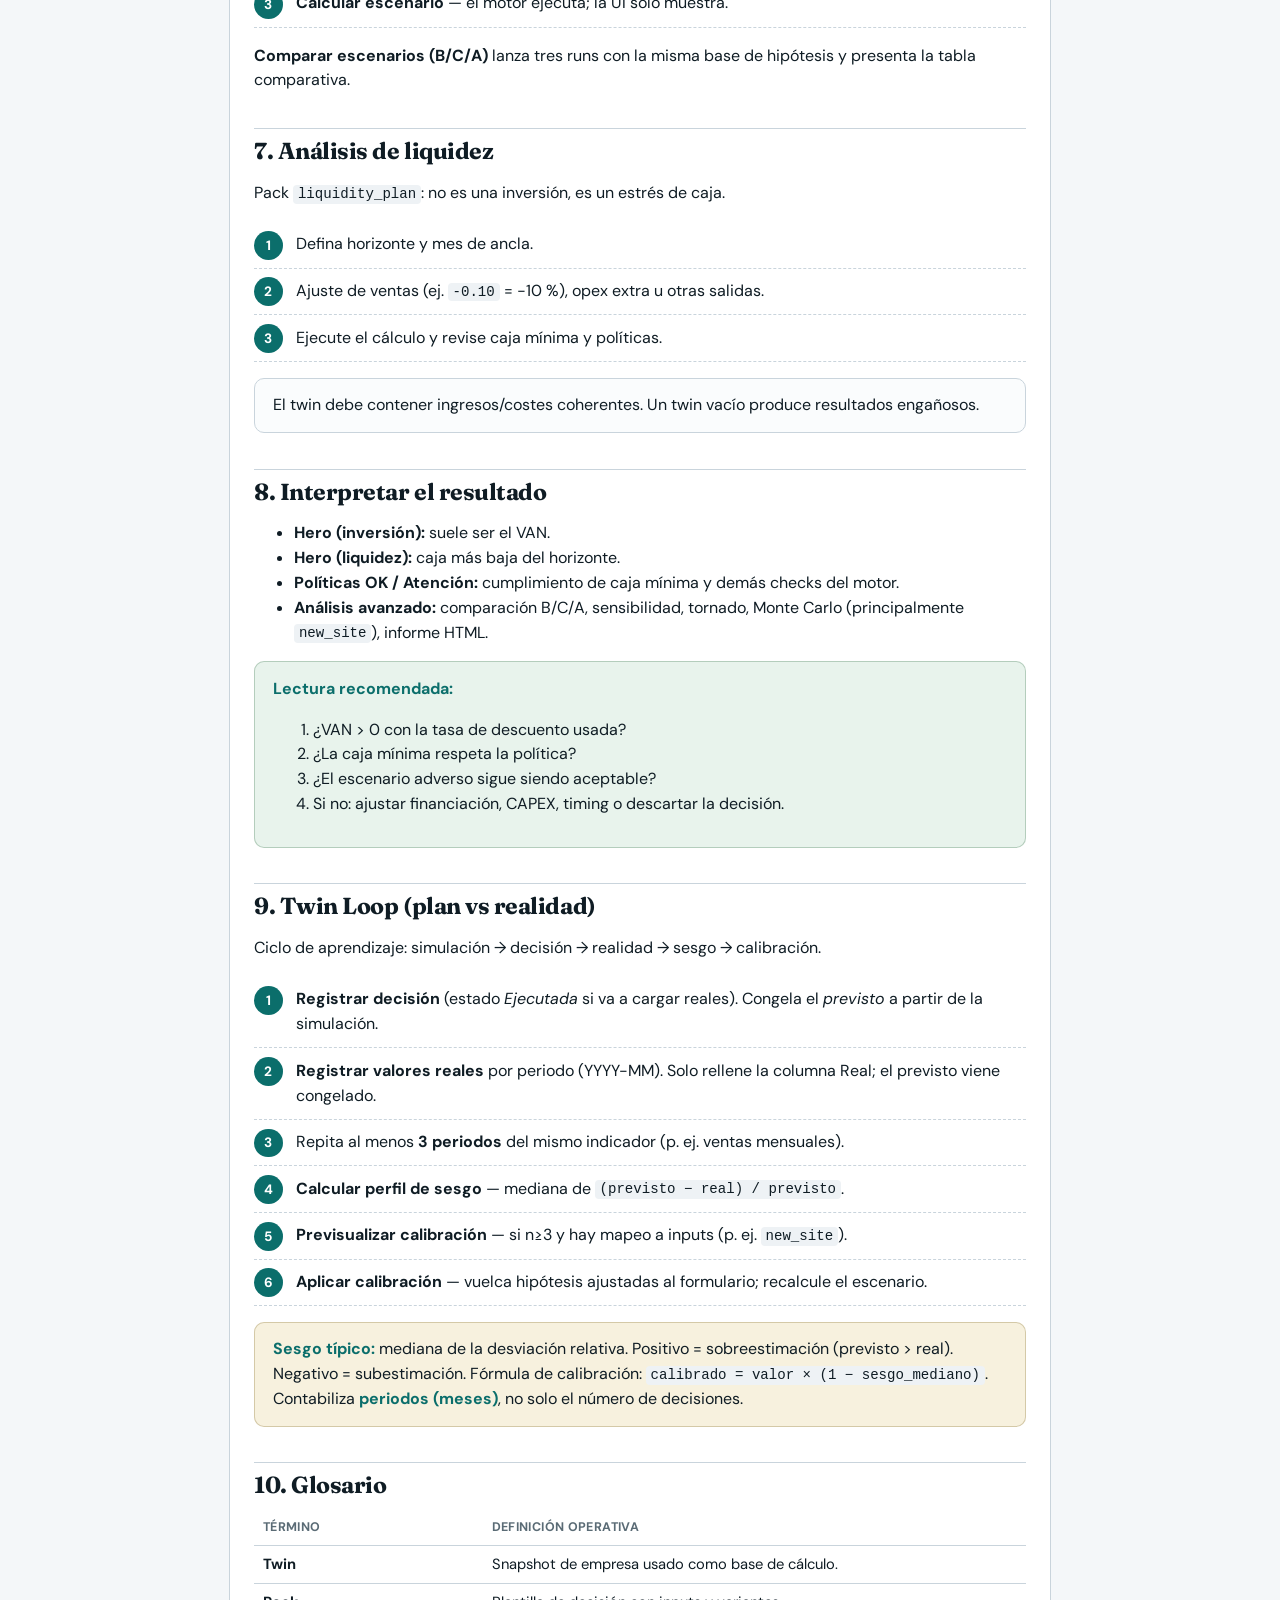
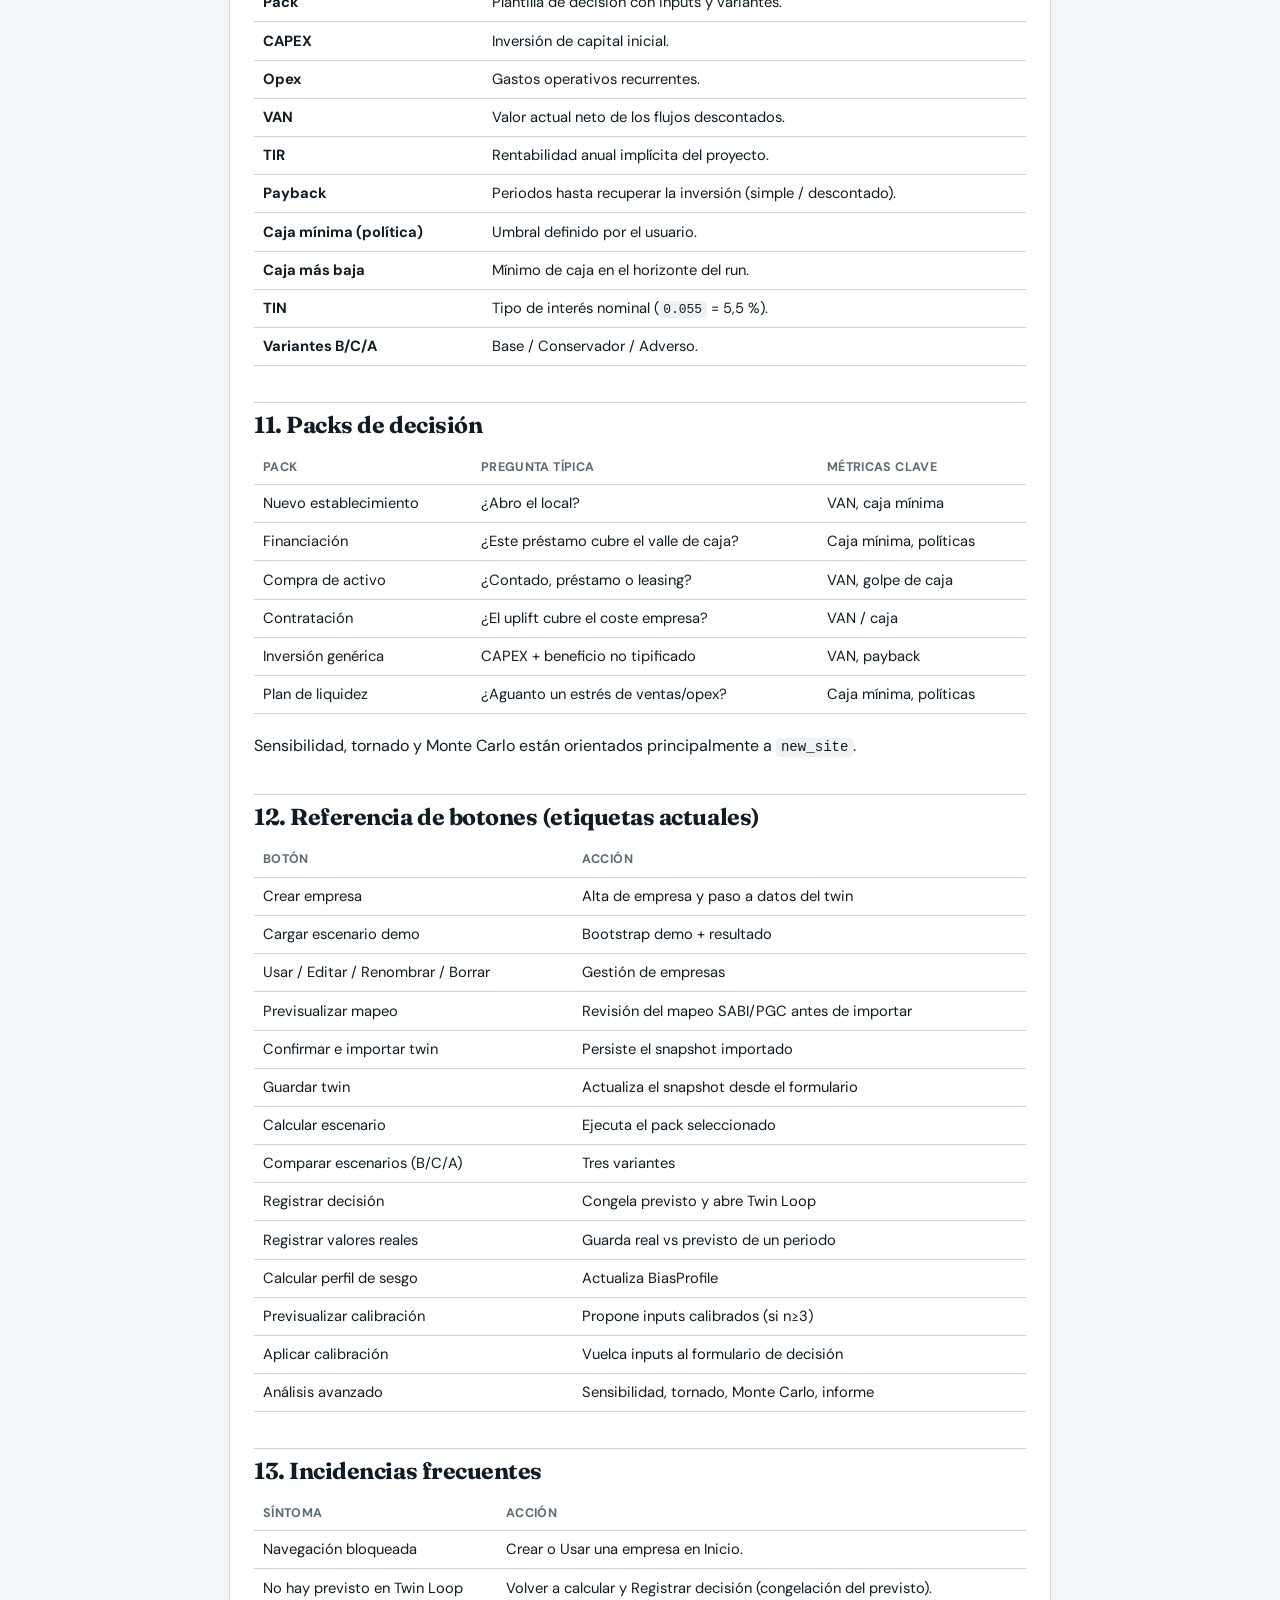
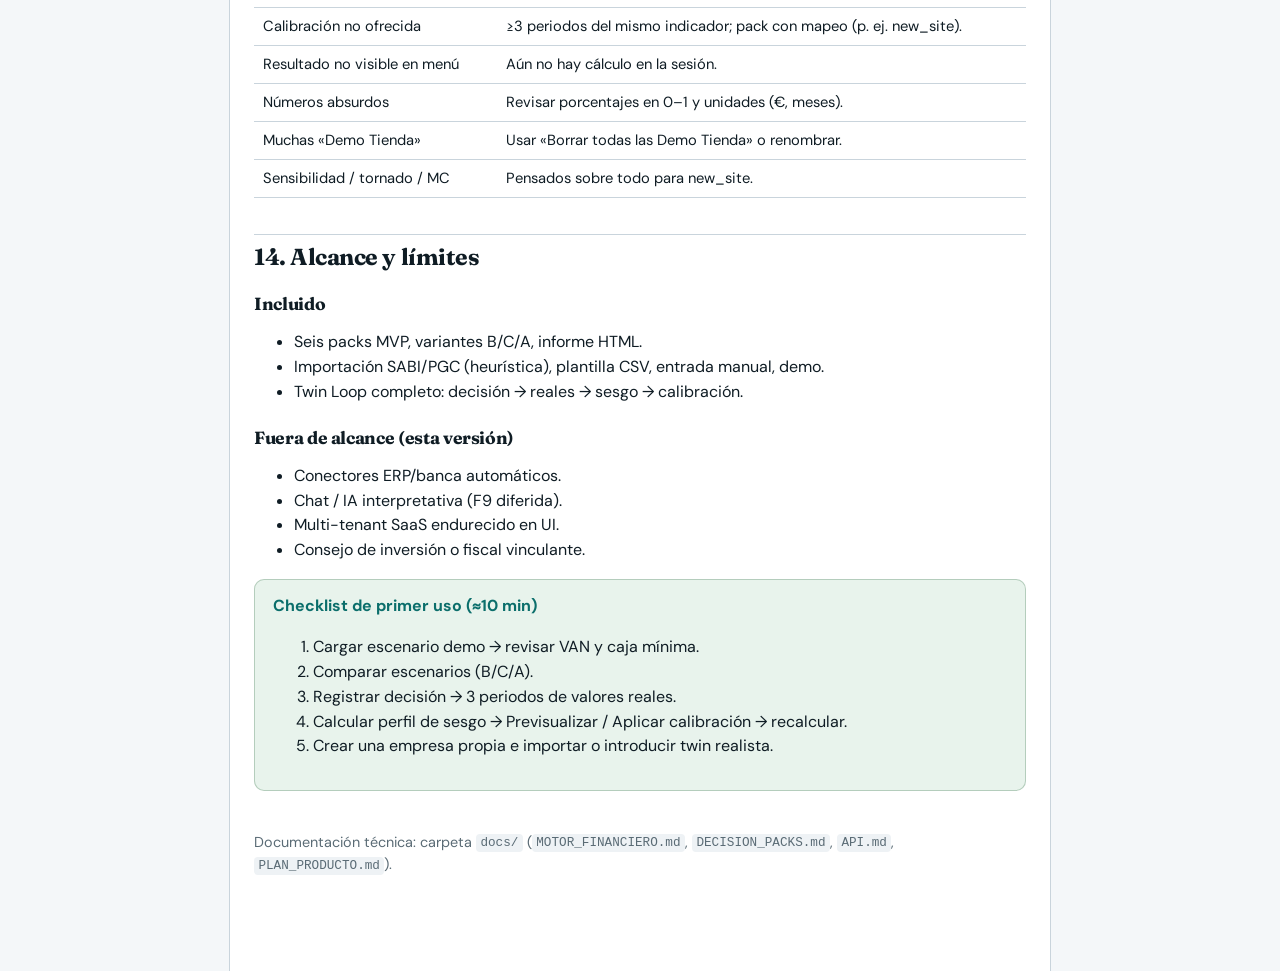
<file: api/financetwin_api/static/guia-usuario.html>
<!DOCTYPE html>
<html lang="es">
<head>
  <meta charset="utf-8" />
  <meta name="viewport" content="width=device-width, initial-scale=1" />
  <title>Finance Twin — Guía de usuario</title>
  <style>
    @import url("https://fonts.googleapis.com/css2?family=DM+Sans:wght@400;500;600;700&family=Fraunces:wght@600;700&display=swap");
    :root {
      --fg: #0f1c24;
      --muted: #5a6b75;
      --accent: #0b6e6b;
      --line: #c9d4dc;
      --soft: #e4f3f2;
      --warn: #6b5200;
      --warn-bg: #f7f1de;
      --ok: #1a5c2e;
      --ok-bg: #e8f3ec;
    }
    * { box-sizing: border-box; }
    body {
      margin: 0;
      font-family: "DM Sans", system-ui, sans-serif;
      color: var(--fg);
      line-height: 1.55;
      background: #f4f7f9;
    }
    .wrap {
      max-width: 820px;
      margin: 0 auto;
      padding: 2rem 1.5rem 4rem;
      background: #fff;
      min-height: 100vh;
      box-shadow: 0 0 0 1px var(--line);
    }
    h1, h2, h3 {
      font-family: "Fraunces", Georgia, serif;
      letter-spacing: -0.02em;
      line-height: 1.2;
    }
    h1 { font-size: 2rem; margin: 0 0 0.4rem; color: var(--accent); }
    h2 {
      font-size: 1.45rem;
      margin: 2.2rem 0 0.75rem;
      padding-top: 0.5rem;
      border-top: 1px solid var(--line);
    }
    h3 { font-size: 1.1rem; margin: 1.4rem 0 0.5rem; }
    p, li { font-size: 1rem; color: var(--fg); }
    .lead { font-size: 1.1rem; color: var(--muted); margin: 0 0 1.5rem; }
    .meta { color: var(--muted); font-size: 0.9rem; margin-bottom: 2rem; }
    .toc {
      background: var(--soft);
      border-radius: 10px;
      padding: 1rem 1.25rem;
      margin: 1.5rem 0 2rem;
    }
    .toc ol { margin: 0.4rem 0 0; padding-left: 1.2rem; }
    .toc a { color: var(--accent); text-decoration: none; font-weight: 600; }
    .box {
      border: 1px solid var(--line);
      border-radius: 10px;
      padding: 0.9rem 1.1rem;
      margin: 1rem 0;
      background: #fafcfd;
    }
    .box.ok { background: var(--ok-bg); border-color: rgba(26,92,46,.25); }
    .box.warn { background: var(--warn-bg); border-color: rgba(107,82,0,.25); }
    .box strong { color: var(--accent); }
    table {
      width: 100%;
      border-collapse: collapse;
      font-size: 0.92rem;
      margin: 0.75rem 0 1.25rem;
    }
    th, td {
      text-align: left;
      padding: 0.45rem 0.55rem;
      border-bottom: 1px solid var(--line);
      vertical-align: top;
    }
    th { color: var(--muted); font-size: 0.78rem; text-transform: uppercase; letter-spacing: 0.03em; }
    code {
      font-family: ui-monospace, Consolas, monospace;
      font-size: 0.88em;
      background: #eef2f5;
      padding: 0.1em 0.35em;
      border-radius: 4px;
    }
    .steps { counter-reset: step; list-style: none; padding: 0; }
    .steps li {
      counter-increment: step;
      padding: 0.65rem 0 0.65rem 2.6rem;
      position: relative;
      border-bottom: 1px dashed var(--line);
    }
    .steps li::before {
      content: counter(step);
      position: absolute;
      left: 0;
      top: 0.55rem;
      width: 1.8rem;
      height: 1.8rem;
      border-radius: 50%;
      background: var(--accent);
      color: #fff;
      font-weight: 700;
      font-size: 0.85rem;
      display: grid;
      place-items: center;
    }
    .print-bar {
      position: sticky;
      top: 0;
      z-index: 5;
      background: rgba(255,255,255,.92);
      backdrop-filter: blur(6px);
      border-bottom: 1px solid var(--line);
      padding: 0.65rem 0;
      margin: -0.5rem 0 1.5rem;
      display: flex;
      gap: 0.5rem;
      flex-wrap: wrap;
      align-items: center;
    }
    .print-bar button, .print-bar a {
      font: inherit;
      font-weight: 600;
      padding: 0.45rem 0.9rem;
      border-radius: 8px;
      border: 1px solid var(--line);
      background: #fff;
      color: var(--fg);
      cursor: pointer;
      text-decoration: none;
    }
    .print-bar .primary {
      background: var(--accent);
      color: #fff;
      border-color: var(--accent);
    }
    @media print {
      body { background: #fff; }
      .wrap { box-shadow: none; max-width: none; padding: 0; }
      .print-bar { display: none !important; }
      h2 { break-before: page; border-top: none; }
      h2:first-of-type { break-before: avoid; }
      .box, table, .steps li { break-inside: avoid; }
    }
  </style>
</head>
<body>
  <div class="wrap">
    <div class="print-bar no-print">
      <button type="button" class="primary" onclick="window.print()">Imprimir / Guardar PDF</button>
      <a href="/">Volver a Finance Twin</a>
      <span style="color:var(--muted);font-size:0.85rem;">En el diálogo de impresión elija «Guardar como PDF».</span>
    </div>

    <h1>Finance Twin</h1>
    <p class="lead">Guía de usuario del Decision Studio: twin financiero, simulación de decisiones y Twin Loop.</p>
    <p class="meta">Actualizada al flujo actual (gate de empresa → twin → decisión / liquidez → resultado → Twin Loop).</p>

    <nav class="toc" aria-label="Índice">
      <strong>Índice</strong>
      <ol>
        <li><a href="#que-es">Qué es Finance Twin</a></li>
        <li><a href="#arrancar">Arranque</a></li>
        <li><a href="#mapa">Mapa de la interfaz</a></li>
        <li><a href="#empresas">Empresas (paso obligatorio)</a></li>
        <li><a href="#twin">Datos del twin</a></li>
        <li><a href="#decidir">Simular una decisión</a></li>
        <li><a href="#liquidez">Análisis de liquidez</a></li>
        <li><a href="#resultado">Interpretar el resultado</a></li>
        <li><a href="#twin-loop">Twin Loop (plan vs realidad)</a></li>
        <li><a href="#glosario">Glosario</a></li>
        <li><a href="#packs">Packs de decisión</a></li>
        <li><a href="#botones">Referencia de botones</a></li>
        <li><a href="#errores">Incidencias frecuentes</a></li>
        <li><a href="#limites">Alcance y límites</a></li>
      </ol>
    </nav>

    <h2 id="que-es">1. Qué es Finance Twin</h2>
    <p>
      <strong>Finance Twin simula el impacto financiero de una decisión antes de ejecutarla</strong>
      (apertura de local, financiación, contratación, compra de activo, estrés de liquidez, etc.).
    </p>
    <div class="box ok">
      <strong>Arquitectura conceptual:</strong> se construye un <em>twin</em> (snapshot de caja, ingresos y costes).
      El motor calcula escenarios; la interfaz solo presenta resultados. No hay fórmulas financieras en el navegador.
    </div>
    <p>No sustituye ERP, banco ni asesoramiento fiscal/legal. No incluye chat de IA en esta versión.</p>

    <h2 id="arrancar">2. Arranque</h2>
    <ol class="steps">
      <li>Levante la API (<code>uvicorn</code> en el puerto 8000, o <code>docker compose up</code>).</li>
      <li>Abra <code>http://127.0.0.1:8000/</code>.</li>
      <li>La pantalla inicial es únicamente <strong>gestión de empresas</strong>. Sin empresa seleccionada no se habilitan el resto de secciones.</li>
    </ol>
    <div class="box warn">
      <strong>Despliegue local / demo:</strong> los datos persisten en SQLite. Auth multi-usuario completa no está integrada en la UI;
      no trate una instancia pública abierta como multi-tenant seguro sin configurar token de organización.
    </div>

    <h2 id="mapa">3. Mapa de la interfaz</h2>
    <table>
      <thead><tr><th>Zona</th><th>Función</th></tr></thead>
      <tbody>
        <tr><td><strong>Navegación lateral</strong></td><td>Inicio · Datos / twin · Decisión · Liquidez · Resultado · Twin Loop</td></tr>
        <tr><td><strong>Barra de contexto</strong></td><td>Empresa activa y acceso a nueva empresa</td></tr>
        <tr><td><strong>Asistente de paso</strong></td><td>Indica el siguiente paso del flujo (puede omitirse)</td></tr>
        <tr><td><strong>Inicio</strong></td><td>Crear / usar / editar / borrar empresas; hub de acciones si hay empresa activa</td></tr>
        <tr><td><strong>Datos / twin</strong></td><td>Fuente de datos e hipótesis base del negocio</td></tr>
        <tr><td><strong>Decisión</strong></td><td>Packs de decisión e hipótesis del escenario</td></tr>
        <tr><td><strong>Liquidez</strong></td><td>Pack <code>liquidity_plan</code> (estrés de caja)</td></tr>
        <tr><td><strong>Resultado</strong></td><td>Métricas del último cálculo (VAN, caja mínima, políticas…)</td></tr>
        <tr><td><strong>Twin Loop</strong></td><td>Registro de decisión, valores reales, sesgo y calibración</td></tr>
      </tbody>
    </table>

    <h2 id="empresas">4. Empresas (paso obligatorio)</h2>
    <ol class="steps">
      <li>Indique nombre (y país) → <strong>Crear empresa</strong>.</li>
      <li>O seleccione una existente → <strong>Usar</strong> / <strong>Editar</strong> / <strong>Renombrar</strong> / <strong>Borrar</strong>.</li>
      <li>Atajo de referencia: <strong>Cargar escenario demo</strong> (crea empresa demo + twin + cálculo <code>new_site</code>).</li>
    </ol>
    <div class="box">
      Tras crear o usar una empresa, la aplicación abre <strong>Datos / twin</strong> para elegir la fuente de datos
      (salvo la demo, que lleva directamente al resultado).
    </div>

    <h2 id="twin">5. Datos del twin</h2>
    <p>El twin es el snapshot sobre el que se construyen los escenarios. Fuentes disponibles:</p>
    <table>
      <thead><tr><th>Fuente</th><th>Uso</th></tr></thead>
      <tbody>
        <tr><td><strong>Escenario demo</strong></td><td>Referencia pedagógica; fiscal simplificada (a menudo IVA/IS = 0).</td></tr>
        <tr><td><strong>Excel SABI / PGC</strong></td><td>Importación por etiquetas PGC. Flujo: cargar → <em>Previsualizar mapeo</em> → <em>Confirmar e importar twin</em>.</td></tr>
        <tr><td><strong>Plantilla CSV</strong></td><td>Esquema de columnas fijo de Finance Twin (Excel propio adaptado).</td></tr>
        <tr><td><strong>Entrada manual</strong></td><td>Formulario de caja, ingresos y costes → <em>Guardar twin</em>.</td></tr>
      </tbody>
    </table>
    <div class="box warn">
      <strong>Importante:</strong> un Excel “libre” (columnas arbitrarias) no se mapea automáticamente.
      Use SABI/PGC con etiquetas reconocibles, la plantilla CSV o entrada manual.
      La importación SABI anualiza/mensualiza de forma heurística; revise siempre la previsualización.
    </div>
    <table>
      <thead><tr><th>Campo</th><th>Significado</th></tr></thead>
      <tbody>
        <tr><td>Caja inicial</td><td>Saldo de partida del horizonte simulado.</td></tr>
        <tr><td>Caja mínima</td><td>Política: umbral que no se desea romper.</td></tr>
        <tr><td>Ingresos / costes</td><td>Flujos recurrentes del twin base.</td></tr>
        <tr><td>IVA / IS</td><td>Parámetros fiscales del snapshot (en demos suelen ir a 0).</td></tr>
        <tr><td>Calidad del twin</td><td>Checklist factual de completitud (no es una puntuación subjetiva).</td></tr>
      </tbody>
    </table>
    <div class="box warn">
      <strong>Porcentajes:</strong> se expresan en fracción. <code>0.40</code> = 40 %. Un valor <code>40</code> distorsiona el modelo.
    </div>

    <h2 id="decidir">6. Simular una decisión</h2>
    <p>Sección <strong>Decisión</strong>, asistente en tres pasos:</p>
    <ol class="steps">
      <li><strong>Pack</strong> — tipo de decisión (new_site, financing, asset_purchase, hiring, generic_investment…).</li>
      <li><strong>Hipótesis</strong> — inputs del pack y variante Base / Conservador / Adverso.</li>
      <li><strong>Calcular escenario</strong> — el motor ejecuta; la UI solo muestra.</li>
    </ol>
    <p>
      <strong>Comparar escenarios (B/C/A)</strong> lanza tres runs con la misma base de hipótesis
      y presenta la tabla comparativa.
    </p>

    <h2 id="liquidez">7. Análisis de liquidez</h2>
    <p>Pack <code>liquidity_plan</code>: no es una inversión, es un estrés de caja.</p>
    <ol class="steps">
      <li>Defina horizonte y mes de ancla.</li>
      <li>Ajuste de ventas (ej. <code>-0.10</code> = −10 %), opex extra u otras salidas.</li>
      <li>Ejecute el cálculo y revise caja mínima y políticas.</li>
    </ol>
    <div class="box">
      El twin debe contener ingresos/costes coherentes. Un twin vacío produce resultados engañosos.
    </div>

    <h2 id="resultado">8. Interpretar el resultado</h2>
    <ul>
      <li><strong>Hero (inversión):</strong> suele ser el VAN.</li>
      <li><strong>Hero (liquidez):</strong> caja más baja del horizonte.</li>
      <li><strong>Políticas OK / Atención:</strong> cumplimiento de caja mínima y demás checks del motor.</li>
      <li><strong>Análisis avanzado:</strong> comparación B/C/A, sensibilidad, tornado, Monte Carlo (principalmente <code>new_site</code>), informe HTML.</li>
    </ul>
    <div class="box ok">
      <strong>Lectura recomendada:</strong>
      <ol>
        <li>¿VAN &gt; 0 con la tasa de descuento usada?</li>
        <li>¿La caja mínima respeta la política?</li>
        <li>¿El escenario adverso sigue siendo aceptable?</li>
        <li>Si no: ajustar financiación, CAPEX, timing o descartar la decisión.</li>
      </ol>
    </div>

    <h2 id="twin-loop">9. Twin Loop (plan vs realidad)</h2>
    <p>Ciclo de aprendizaje: simulación → decisión → realidad → sesgo → calibración.</p>
    <ol class="steps">
      <li><strong>Registrar decisión</strong> (estado <em>Ejecutada</em> si va a cargar reales). Congela el <em>previsto</em> a partir de la simulación.</li>
      <li><strong>Registrar valores reales</strong> por periodo (YYYY-MM). Solo rellene la columna Real; el previsto viene congelado.</li>
      <li>Repita al menos <strong>3 periodos</strong> del mismo indicador (p. ej. ventas mensuales).</li>
      <li><strong>Calcular perfil de sesgo</strong> — mediana de <code>(previsto − real) / previsto</code>.</li>
      <li><strong>Previsualizar calibración</strong> — si n≥3 y hay mapeo a inputs (p. ej. <code>new_site</code>).</li>
      <li><strong>Aplicar calibración</strong> — vuelca hipótesis ajustadas al formulario; recalcule el escenario.</li>
    </ol>
    <div class="box warn">
      <strong>Sesgo típico:</strong> mediana de la desviación relativa.
      Positivo = sobreestimación (previsto &gt; real). Negativo = subestimación.
      Fórmula de calibración: <code>calibrado = valor × (1 − sesgo_mediano)</code>.
      Contabiliza <strong>periodos (meses)</strong>, no solo el número de decisiones.
    </div>

    <h2 id="glosario">10. Glosario</h2>
    <table>
      <thead><tr><th>Término</th><th>Definición operativa</th></tr></thead>
      <tbody>
        <tr><td><strong>Twin</strong></td><td>Snapshot de empresa usado como base de cálculo.</td></tr>
        <tr><td><strong>Pack</strong></td><td>Plantilla de decisión con inputs y variantes.</td></tr>
        <tr><td><strong>CAPEX</strong></td><td>Inversión de capital inicial.</td></tr>
        <tr><td><strong>Opex</strong></td><td>Gastos operativos recurrentes.</td></tr>
        <tr><td><strong>VAN</strong></td><td>Valor actual neto de los flujos descontados.</td></tr>
        <tr><td><strong>TIR</strong></td><td>Rentabilidad anual implícita del proyecto.</td></tr>
        <tr><td><strong>Payback</strong></td><td>Periodos hasta recuperar la inversión (simple / descontado).</td></tr>
        <tr><td><strong>Caja mínima (política)</strong></td><td>Umbral definido por el usuario.</td></tr>
        <tr><td><strong>Caja más baja</strong></td><td>Mínimo de caja en el horizonte del run.</td></tr>
        <tr><td><strong>TIN</strong></td><td>Tipo de interés nominal (<code>0.055</code> = 5,5 %).</td></tr>
        <tr><td><strong>Variantes B/C/A</strong></td><td>Base / Conservador / Adverso.</td></tr>
      </tbody>
    </table>

    <h2 id="packs">11. Packs de decisión</h2>
    <table>
      <thead><tr><th>Pack</th><th>Pregunta típica</th><th>Métricas clave</th></tr></thead>
      <tbody>
        <tr><td>Nuevo establecimiento</td><td>¿Abro el local?</td><td>VAN, caja mínima</td></tr>
        <tr><td>Financiación</td><td>¿Este préstamo cubre el valle de caja?</td><td>Caja mínima, políticas</td></tr>
        <tr><td>Compra de activo</td><td>¿Contado, préstamo o leasing?</td><td>VAN, golpe de caja</td></tr>
        <tr><td>Contratación</td><td>¿El uplift cubre el coste empresa?</td><td>VAN / caja</td></tr>
        <tr><td>Inversión genérica</td><td>CAPEX + beneficio no tipificado</td><td>VAN, payback</td></tr>
        <tr><td>Plan de liquidez</td><td>¿Aguanto un estrés de ventas/opex?</td><td>Caja mínima, políticas</td></tr>
      </tbody>
    </table>
    <p>Sensibilidad, tornado y Monte Carlo están orientados principalmente a <code>new_site</code>.</p>

    <h2 id="botones">12. Referencia de botones (etiquetas actuales)</h2>
    <table>
      <thead><tr><th>Botón</th><th>Acción</th></tr></thead>
      <tbody>
        <tr><td>Crear empresa</td><td>Alta de empresa y paso a datos del twin</td></tr>
        <tr><td>Cargar escenario demo</td><td>Bootstrap demo + resultado</td></tr>
        <tr><td>Usar / Editar / Renombrar / Borrar</td><td>Gestión de empresas</td></tr>
        <tr><td>Previsualizar mapeo</td><td>Revisión del mapeo SABI/PGC antes de importar</td></tr>
        <tr><td>Confirmar e importar twin</td><td>Persiste el snapshot importado</td></tr>
        <tr><td>Guardar twin</td><td>Actualiza el snapshot desde el formulario</td></tr>
        <tr><td>Calcular escenario</td><td>Ejecuta el pack seleccionado</td></tr>
        <tr><td>Comparar escenarios (B/C/A)</td><td>Tres variantes</td></tr>
        <tr><td>Registrar decisión</td><td>Congela previsto y abre Twin Loop</td></tr>
        <tr><td>Registrar valores reales</td><td>Guarda real vs previsto de un periodo</td></tr>
        <tr><td>Calcular perfil de sesgo</td><td>Actualiza BiasProfile</td></tr>
        <tr><td>Previsualizar calibración</td><td>Propone inputs calibrados (si n≥3)</td></tr>
        <tr><td>Aplicar calibración</td><td>Vuelca inputs al formulario de decisión</td></tr>
        <tr><td>Análisis avanzado</td><td>Sensibilidad, tornado, Monte Carlo, informe</td></tr>
      </tbody>
    </table>

    <h2 id="errores">13. Incidencias frecuentes</h2>
    <table>
      <thead><tr><th>Síntoma</th><th>Acción</th></tr></thead>
      <tbody>
        <tr><td>Navegación bloqueada</td><td>Crear o Usar una empresa en Inicio.</td></tr>
        <tr><td>No hay previsto en Twin Loop</td><td>Volver a calcular y Registrar decisión (congelación del previsto).</td></tr>
        <tr><td>Calibración no ofrecida</td><td>≥3 periodos del mismo indicador; pack con mapeo (p. ej. new_site).</td></tr>
        <tr><td>Resultado no visible en menú</td><td>Aún no hay cálculo en la sesión.</td></tr>
        <tr><td>Números absurdos</td><td>Revisar porcentajes en 0–1 y unidades (€, meses).</td></tr>
        <tr><td>Muchas «Demo Tienda»</td><td>Usar «Borrar todas las Demo Tienda» o renombrar.</td></tr>
        <tr><td>Sensibilidad / tornado / MC</td><td>Pensados sobre todo para new_site.</td></tr>
      </tbody>
    </table>

    <h2 id="limites">14. Alcance y límites</h2>
    <h3>Incluido</h3>
    <ul>
      <li>Seis packs MVP, variantes B/C/A, informe HTML.</li>
      <li>Importación SABI/PGC (heurística), plantilla CSV, entrada manual, demo.</li>
      <li>Twin Loop completo: decisión → reales → sesgo → calibración.</li>
    </ul>
    <h3>Fuera de alcance (esta versión)</h3>
    <ul>
      <li>Conectores ERP/banca automáticos.</li>
      <li>Chat / IA interpretativa (F9 diferida).</li>
      <li>Multi-tenant SaaS endurecido en UI.</li>
      <li>Consejo de inversión o fiscal vinculante.</li>
    </ul>

    <div class="box ok">
      <strong>Checklist de primer uso (≈10 min)</strong>
      <ol>
        <li>Cargar escenario demo → revisar VAN y caja mínima.</li>
        <li>Comparar escenarios (B/C/A).</li>
        <li>Registrar decisión → 3 periodos de valores reales.</li>
        <li>Calcular perfil de sesgo → Previsualizar / Aplicar calibración → recalcular.</li>
        <li>Crear una empresa propia e importar o introducir twin realista.</li>
      </ol>
    </div>

    <p class="meta" style="margin-top:2.5rem;">
      Documentación técnica: carpeta <code>docs/</code>
      (<code>MOTOR_FINANCIERO.md</code>, <code>DECISION_PACKS.md</code>, <code>API.md</code>, <code>PLAN_PRODUCTO.md</code>).
    </p>
  </div>
</body>
</html>
</file>
